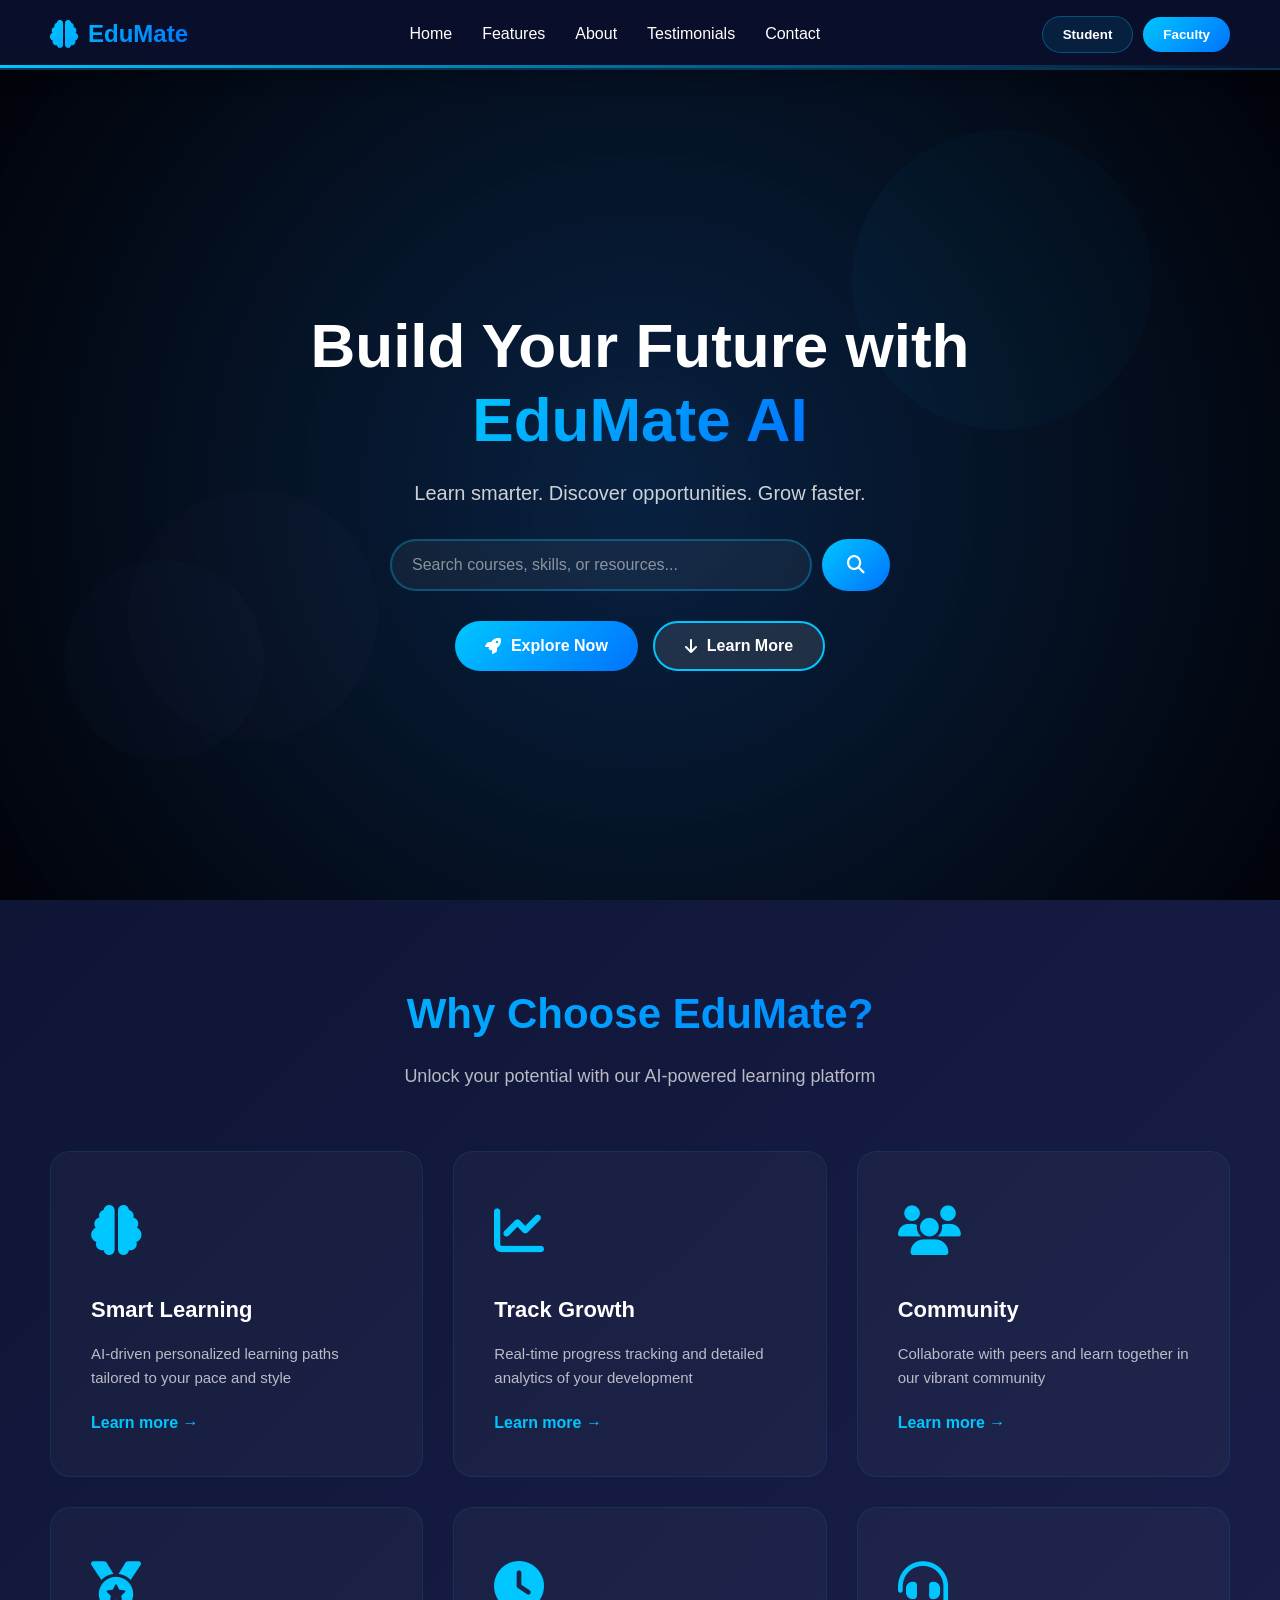
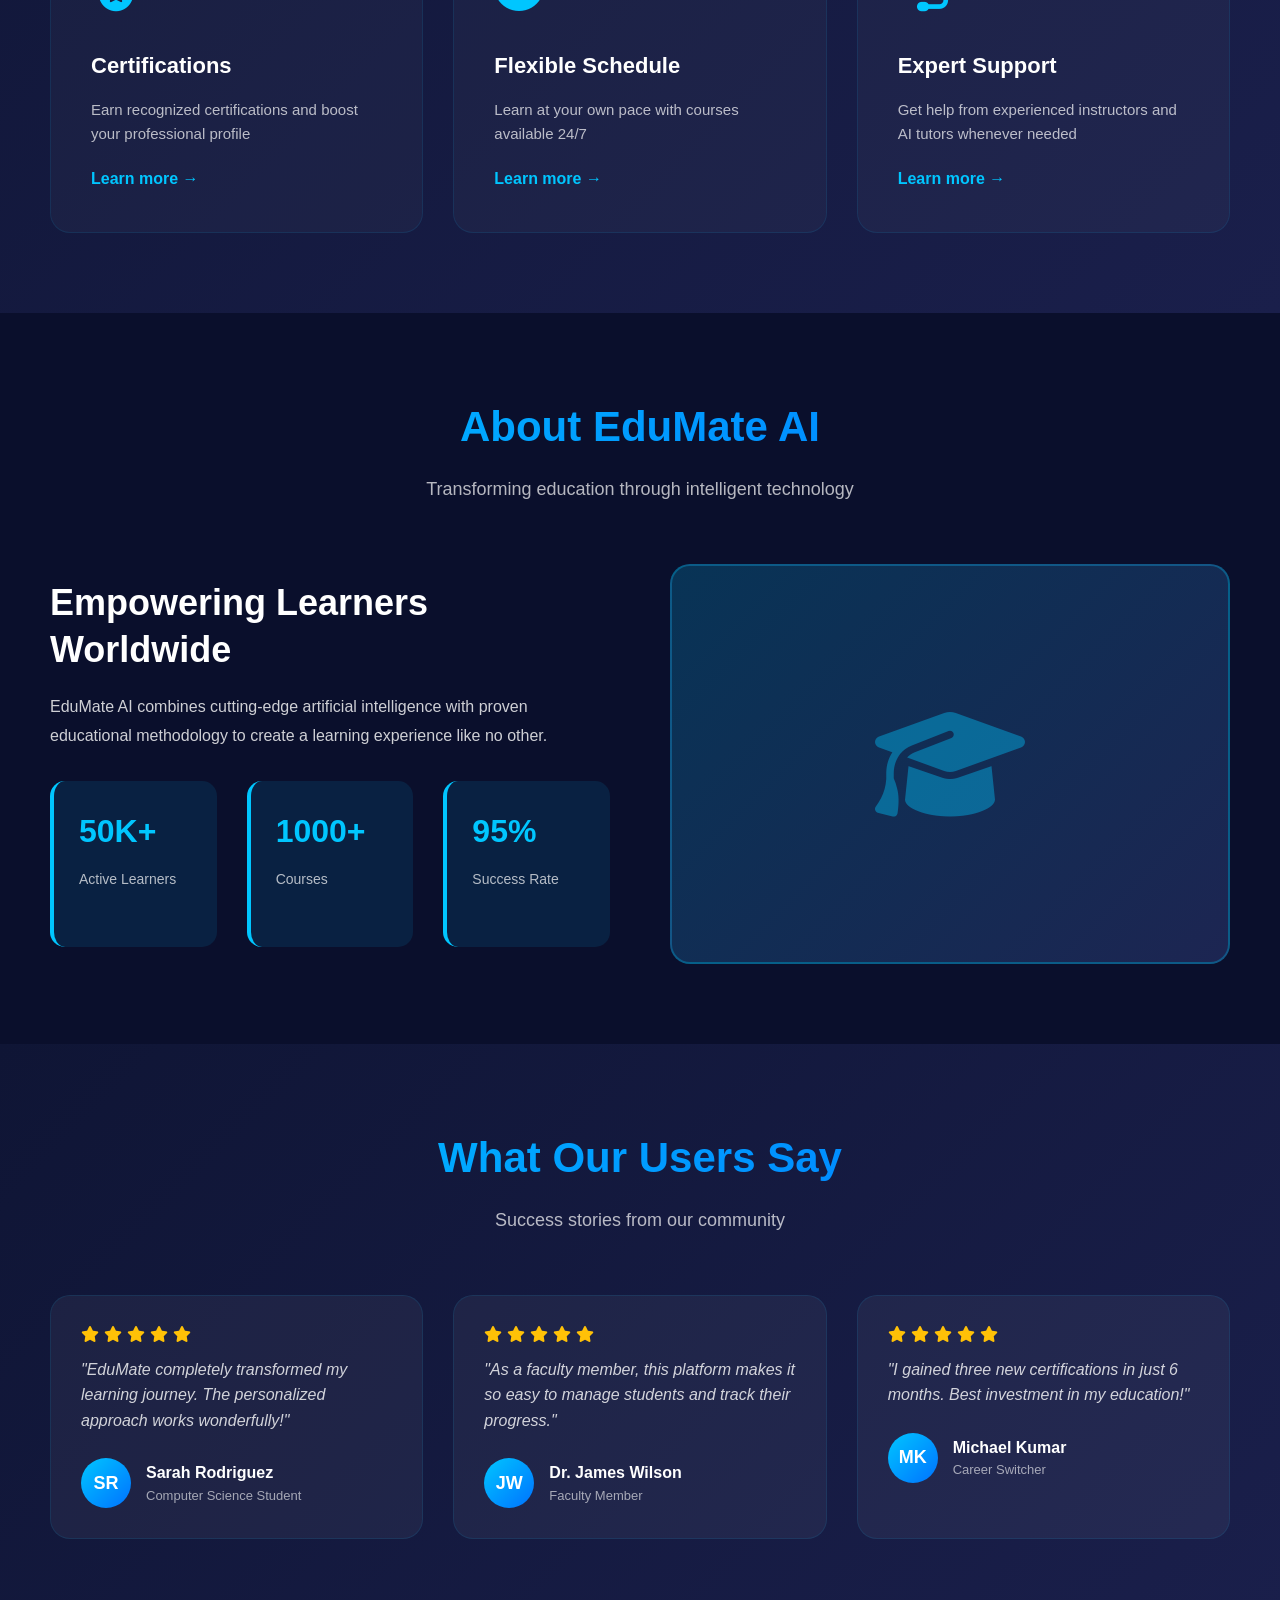
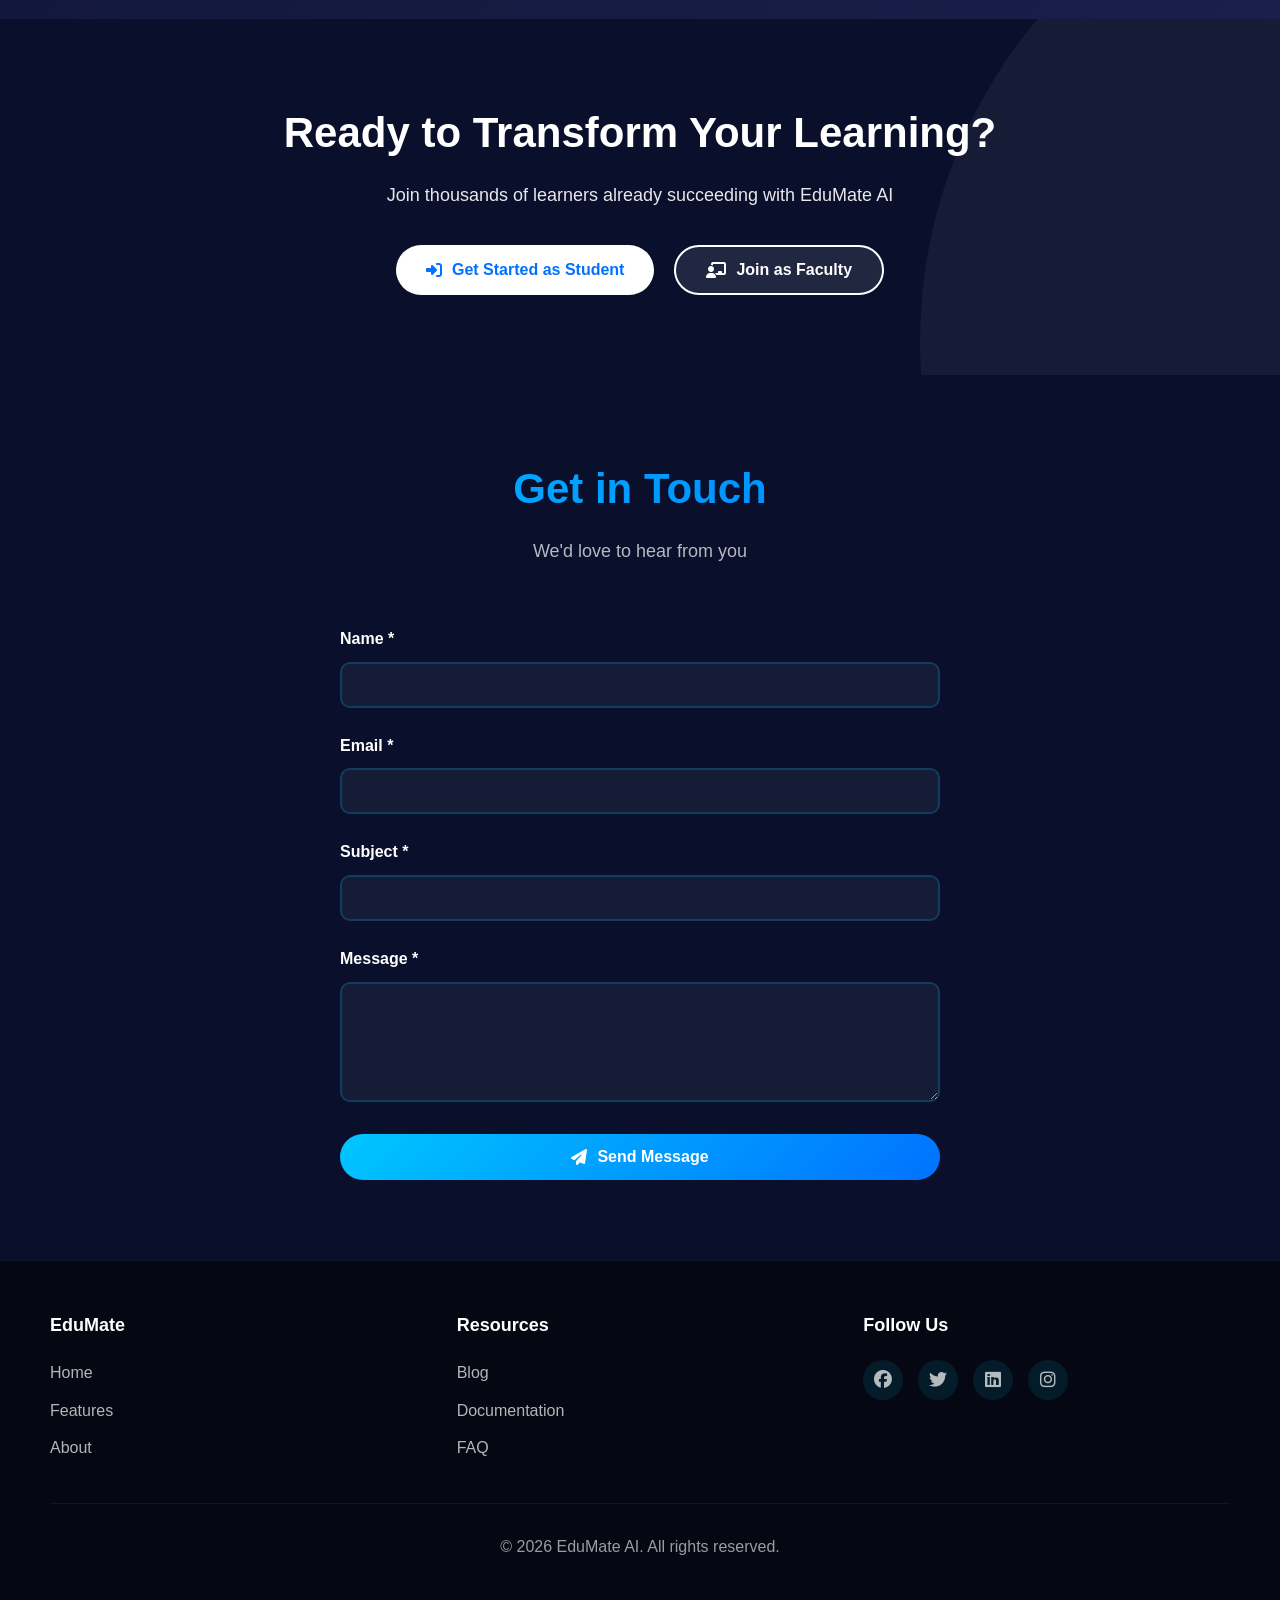
<file: index.html>
<!DOCTYPE html>
<html lang="en">
<head>
  <meta charset="UTF-8">
  <meta name="viewport" content="width=device-width, initial-scale=1.0">
  <meta name="description" content="EduMate AI - Smart learning platform for students and faculty">
  <title>EduMate AI - Smart Learning Platform</title>
  <link rel="stylesheet" href="https://cdnjs.cloudflare.com/ajax/libs/font-awesome/6.4.0/css/all.min.css">
  <link rel="stylesheet" href="styles.css">
</head>
<body>

<!-- NAVBAR WITH PARALLAX EFFECT -->
<nav class="navbar" id="navbar">
  <div class="navbar-container">
    <div class="logo" id="logoParallax">
      <i class="fas fa-brain"></i>
      <span>EduMate</span>
      <div class="logo-glow"></div>
    </div>

    <button class="mobile-toggle" id="mobileToggle">
      <i class="fas fa-bars"></i>
    </button>

    <ul class="nav-menu" id="navMenu">
      <li><a href="#home" class="nav-link">Home</a></li>
      <li><a href="#features" class="nav-link">Features</a></li>
      <li><a href="#about" class="nav-link">About</a></li>
      <li><a href="#testimonials" class="nav-link">Testimonials</a></li>
      <li><a href="#contact" class="nav-link">Contact</a></li>
    </ul>

    <div class="auth">
      <button class="auth-btn" onclick="goToStudent()">Student</button>
      <button class="auth-btn primary" onclick="goToFaculty()">Faculty</button>
    </div>
  </div>
  <div class="navbar-underline"></div>
</nav>

<!-- HERO SECTION -->
<section class="hero" id="home">
  <div class="overlay"></div>
  <div class="hero-content">
    <h1 class="fade-slide">Build Your Future with <span>EduMate AI</span></h1>
    <p class="fade-delay">Learn smarter. Discover opportunities. Grow faster.</p>

    <div class="search-container fade-delay2">
      <input type="text" id="courseSearch" placeholder="Search courses, skills, or resources..." class="search-input">
      <button class="search-btn"><i class="fas fa-search"></i></button>
      <!-- Search Results Dropdown -->
      <div id="searchResults" class="search-results"></div>
    </div>

    <div class="buttons fade-delay2">
      <button class="btn-primary glow" onclick="handleExplore()">
        <i class="fas fa-rocket"></i> Explore Now
      </button>
      <button class="btn-secondary glow2" onclick="scrollTo('features')">
        <i class="fas fa-arrow-down"></i> Learn More
      </button>
    </div>
  </div>
  <div class="floating-shapes">
    <div class="shape shape-1"></div>
    <div class="shape shape-2"></div>
    <div class="shape shape-3"></div>
  </div>
</section>

<!-- FEATURES SECTION -->
<section class="features" id="features">
  <div class="section-header">
    <h2>Why Choose EduMate?</h2>
    <p>Unlock your potential with our AI-powered learning platform</p>
  </div>

  <div class="features-grid">
    <div class="feature-card hover-pop">
      <div class="feature-icon">
        <i class="fas fa-brain"></i>
      </div>
      <h3>Smart Learning</h3>
      <p>AI-driven personalized learning paths tailored to your pace and style</p>
      <a href="#" class="feature-link">Learn more →</a>
    </div>

    <div class="feature-card hover-pop">
      <div class="feature-icon">
        <i class="fas fa-chart-line"></i>
      </div>
      <h3>Track Growth</h3>
      <p>Real-time progress tracking and detailed analytics of your development</p>
      <a href="#" class="feature-link">Learn more →</a>
    </div>

    <div class="feature-card hover-pop">
      <div class="feature-icon">
        <i class="fas fa-users"></i>
      </div>
      <h3>Community</h3>
      <p>Collaborate with peers and learn together in our vibrant community</p>
      <a href="#" class="feature-link">Learn more →</a>
    </div>

    <div class="feature-card hover-pop">
      <div class="feature-icon">
        <i class="fas fa-medal"></i>
      </div>
      <h3>Certifications</h3>
      <p>Earn recognized certifications and boost your professional profile</p>
      <a href="#" class="feature-link">Learn more →</a>
    </div>

    <div class="feature-card hover-pop">
      <div class="feature-icon">
        <i class="fas fa-clock"></i>
      </div>
      <h3>Flexible Schedule</h3>
      <p>Learn at your own pace with courses available 24/7</p>
      <a href="#" class="feature-link">Learn more →</a>
    </div>

    <div class="feature-card hover-pop">
      <div class="feature-icon">
        <i class="fas fa-headset"></i>
      </div>
      <h3>Expert Support</h3>
      <p>Get help from experienced instructors and AI tutors whenever needed</p>
      <a href="#" class="feature-link">Learn more →</a>
    </div>
  </div>
</section>

<!-- ABOUT SECTION -->
<section class="about" id="about">
  <div class="section-header">
    <h2>About EduMate AI</h2>
    <p>Transforming education through intelligent technology</p>
  </div>

  <div class="about-content">
    <div class="about-text">
      <h3>Empowering Learners Worldwide</h3>
      <p>EduMate AI combines cutting-edge artificial intelligence with proven educational methodology to create a learning experience like no other.</p>
      <div class="stats">
        <div class="stat">
          <h4>50K+</h4>
          <p>Active Learners</p>
        </div>
        <div class="stat">
          <h4>1000+</h4>
          <p>Courses</p>
        </div>
        <div class="stat">
          <h4>95%</h4>
          <p>Success Rate</p>
        </div>
      </div>
    </div>
    <div class="about-image">
      <div class="image-placeholder">
        <i class="fas fa-graduation-cap"></i>
      </div>
    </div>
  </div>
</section>

<!-- TESTIMONIALS SECTION -->
<section class="testimonials" id="testimonials">
  <div class="section-header">
    <h2>What Our Users Say</h2>
    <p>Success stories from our community</p>
  </div>

  <div class="testimonials-grid">
    <div class="testimonial-card">
      <div class="stars">
        <i class="fas fa-star"></i>
        <i class="fas fa-star"></i>
        <i class="fas fa-star"></i>
        <i class="fas fa-star"></i>
        <i class="fas fa-star"></i>
      </div>
      <p class="testimonial-text">"EduMate completely transformed my learning journey. The personalized approach works wonderfully!"</p>
      <div class="testimonial-author">
        <div class="author-avatar">SR</div>
        <div>
          <h4>Sarah Rodriguez</h4>
          <p>Computer Science Student</p>
        </div>
      </div>
    </div>

    <div class="testimonial-card">
      <div class="stars">
        <i class="fas fa-star"></i>
        <i class="fas fa-star"></i>
        <i class="fas fa-star"></i>
        <i class="fas fa-star"></i>
        <i class="fas fa-star"></i>
      </div>
      <p class="testimonial-text">"As a faculty member, this platform makes it so easy to manage students and track their progress."</p>
      <div class="testimonial-author">
        <div class="author-avatar">JW</div>
        <div>
          <h4>Dr. James Wilson</h4>
          <p>Faculty Member</p>
        </div>
      </div>
    </div>

    <div class="testimonial-card">
      <div class="stars">
        <i class="fas fa-star"></i>
        <i class="fas fa-star"></i>
        <i class="fas fa-star"></i>
        <i class="fas fa-star"></i>
        <i class="fas fa-star"></i>
      </div>
      <p class="testimonial-text">"I gained three new certifications in just 6 months. Best investment in my education!"</p>
      <div class="testimonial-author">
        <div class="author-avatar">MK</div>
        <div>
          <h4>Michael Kumar</h4>
          <p>Career Switcher</p>
        </div>
      </div>
    </div>
  </div>
</section>

<!-- CTA SECTION -->
<section class="cta">
  <div class="cta-content">
    <h2>Ready to Transform Your Learning?</h2>
    <p>Join thousands of learners already succeeding with EduMate AI</p>
    <div class="cta-buttons">
      <button class="btn-primary" onclick="goToStudent()">
        <i class="fas fa-sign-in-alt"></i> Get Started as Student
      </button>
      <button class="btn-secondary" onclick="goToFaculty()">
        <i class="fas fa-chalkboard-user"></i> Join as Faculty
      </button>
    </div>
  </div>
</section>

<!-- CONTACT SECTION -->
<section class="contact" id="contact">
  <div class="section-header">
    <h2>Get in Touch</h2>
    <p>We'd love to hear from you</p>
  </div>

  <form class="contact-form" id="contactForm">
    <div class="form-group">
      <label for="name">Name *</label>
      <input type="text" id="name" name="name" required>
      <span class="error-msg" id="nameError"></span>
    </div>

    <div class="form-group">
      <label for="email">Email *</label>
      <input type="email" id="email" name="email" required>
      <span class="error-msg" id="emailError"></span>
    </div>

    <div class="form-group">
      <label for="subject">Subject *</label>
      <input type="text" id="subject" name="subject" required>
      <span class="error-msg" id="subjectError"></span>
    </div>

    <div class="form-group">
      <label for="message">Message *</label>
      <textarea id="message" name="message" rows="5" required></textarea>
      <span class="error-msg" id="messageError"></span>
    </div>

    <button type="submit" class="btn-primary">
      <i class="fas fa-paper-plane"></i> Send Message
    </button>
  </form>
</section>

<!-- FOOTER -->
<footer class="footer">
  <div class="footer-content">
    <div class="footer-section">
      <h4>EduMate</h4>
      <ul>
        <li><a href="#home">Home</a></li>
        <li><a href="#features">Features</a></li>
        <li><a href="#about">About</a></li>
      </ul>
    </div>

    <div class="footer-section">
      <h4>Resources</h4>
      <ul>
        <li><a href="#">Blog</a></li>
        <li><a href="#">Documentation</a></li>
        <li><a href="#">FAQ</a></li>
      </ul>
    </div>

    <div class="footer-section">
      <h4>Follow Us</h4>
      <div class="social-links">
        <a href="#"><i class="fab fa-facebook"></i></a>
        <a href="#"><i class="fab fa-twitter"></i></a>
        <a href="#"><i class="fab fa-linkedin"></i></a>
        <a href="#"><i class="fab fa-instagram"></i></a>
      </div>
    </div>
  </div>

  <div class="footer-bottom">
    <p>&copy; 2026 EduMate AI. All rights reserved.</p>
  </div>
</footer>

<!-- Modal for Explore -->
<div id="exploreModal" class="modal">
  <div class="modal-content">
    <span class="close" onclick="closeModal()">&times;</span>
    <h2>Explore Opportunities</h2>
    <div class="modal-options">
      <div class="option" onclick="goToStudent()">
        <i class="fas fa-user-graduate"></i>
        <h3>Student Portal</h3>
        <p>Access courses and track your progress</p>
      </div>
      <div class="option" onclick="goToFaculty()">
        <i class="fas fa-chalkboard-user"></i>
        <h3>Faculty Portal</h3>
        <p>Manage courses and students</p>
      </div>
    </div>
  </div>
</div>

<!-- Back to Top Button -->
<button id="backToTop" class="back-to-top" onclick="scrollToTop()">
  <i class="fas fa-arrow-up"></i>
</button>

<script src="script.js"></script>
</body>
</html>
</file>
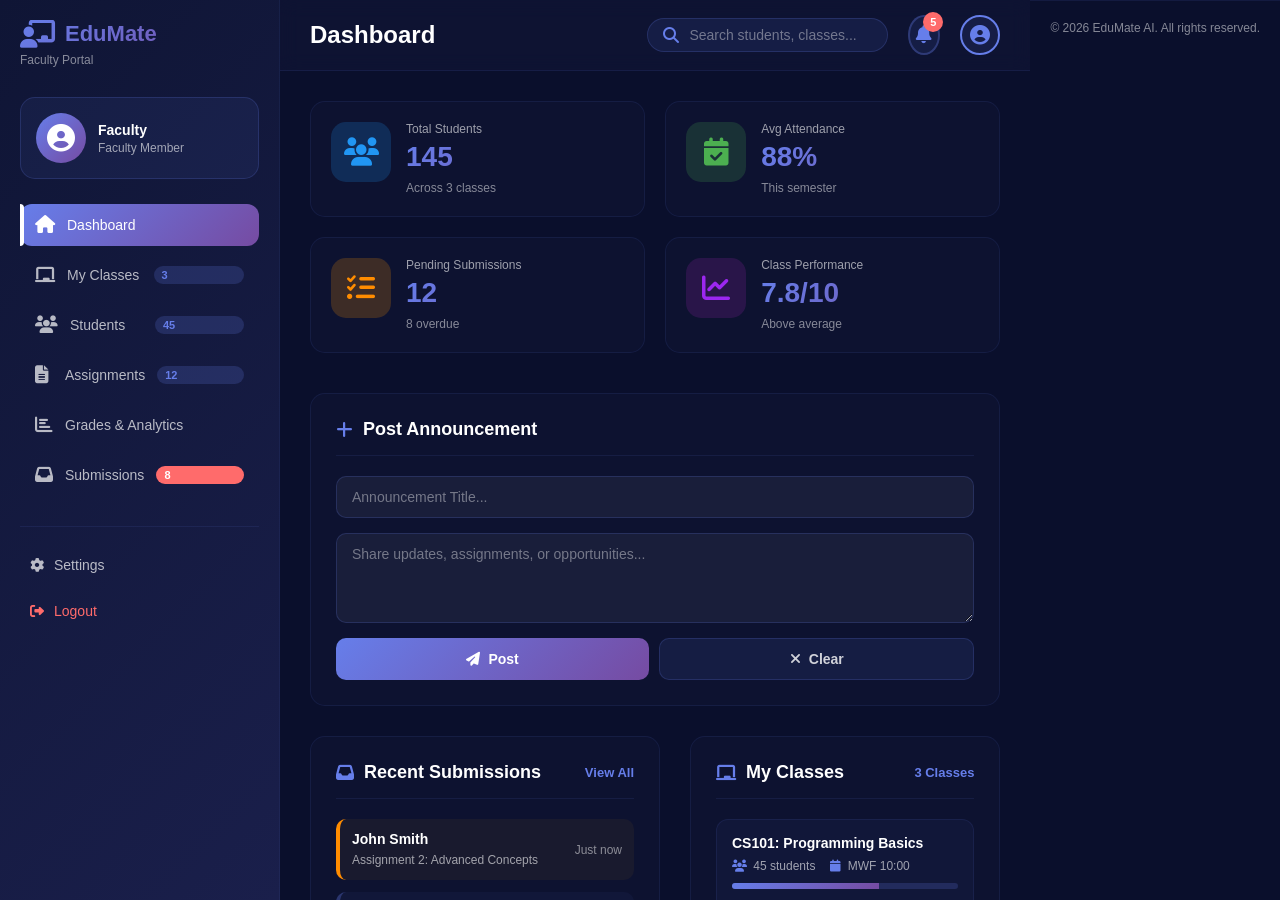
<file: faculty-dashboard.html>
<!DOCTYPE html>
<html lang="en">
<head>
  <meta charset="UTF-8">
  <meta name="viewport" content="width=device-width, initial-scale=1.0">
  <title>Faculty Dashboard - EduMate AI</title>
  <link rel="stylesheet" href="https://cdnjs.cloudflare.com/ajax/libs/font-awesome/6.4.0/css/all.min.css">
  <link rel="stylesheet" href="faculty-dashboard.css">
</head>
<body>

<!-- SIDEBAR -->
<aside class="sidebar" id="sidebar">
  <button class="sidebar-toggle" id="sidebarToggle">
    <i class="fas fa-bars"></i>
  </button>

  <div class="sidebar-header">
    <div class="logo">
      <i class="fas fa-chalkboard-user"></i>
      <span>EduMate</span>
    </div>
    <p class="subtitle">Faculty Portal</p>
  </div>

  <div class="user-card">
    <div class="user-avatar">
      <i class="fas fa-user-circle"></i>
    </div>
    <div class="user-info">
      <h3 id="facultyName">Loading...</h3>
      <p class="user-status">Faculty Member</p>
    </div>
  </div>

  <nav class="sidebar-nav">
    <a href="#" class="nav-item active" data-section="dashboard">
      <i class="fas fa-home"></i>
      <span>Dashboard</span>
    </a>
    <a href="#" class="nav-item" data-section="classes">
      <i class="fas fa-chalkboard"></i>
      <span>My Classes</span>
      <span class="badge">3</span>
    </a>
    <a href="#" class="nav-item" data-section="students">
      <i class="fas fa-users"></i>
      <span>Students</span>
      <span class="badge">45</span>
    </a>
    <a href="#" class="nav-item" data-section="assignments">
      <i class="fas fa-file-alt"></i>
      <span>Assignments</span>
      <span class="badge">12</span>
    </a>
    <a href="#" class="nav-item" data-section="grades">
      <i class="fas fa-chart-bar"></i>
      <span>Grades & Analytics</span>
    </a>
    <a href="#" class="nav-item" data-section="submissions">
      <i class="fas fa-inbox"></i>
      <span>Submissions</span>
      <span class="badge new">8</span>
    </a>
  </nav>

  <div class="sidebar-footer">
    <a href="#" class="footer-link">
      <i class="fas fa-cog"></i> Settings
    </a>
    <a href="index.html" class="footer-link logout">
      <i class="fas fa-sign-out-alt"></i> Logout
    </a>
  </div>
</aside>

<!-- MAIN CONTENT -->
<main class="main-content">
  <!-- TOP BAR -->
  <header class="topbar">
    <div class="topbar-left">
      <button class="menu-toggle" id="menuToggle">
        <i class="fas fa-bars"></i>
      </button>
      <h1 id="pageTitle">Dashboard</h1>
    </div>

    <div class="topbar-right">
      <div class="search-box">
        <i class="fas fa-search"></i>
        <input type="text" placeholder="Search students, classes...">
      </div>
      <div class="notification-badge">
        <i class="fas fa-bell"></i>
        <span class="badge">5</span>
      </div>
      <div class="profile-menu">
        <button class="profile-icon">
          <i class="fas fa-user-circle"></i>
        </button>
      </div>
    </div>
  </header>

  <!-- DASHBOARD CONTENT -->
  <div class="content">
    <!-- STATS SECTION -->
    <section class="stats-grid">
      <div class="stat-card">
        <div class="stat-icon students">
          <i class="fas fa-users"></i>
        </div>
        <div class="stat-info">
          <p class="stat-label">Total Students</p>
          <h3 class="stat-value">145</h3>
          <small>Across 3 classes</small>
        </div>
      </div>

      <div class="stat-card">
        <div class="stat-icon attendance">
          <i class="fas fa-calendar-check"></i>
        </div>
        <div class="stat-info">
          <p class="stat-label">Avg Attendance</p>
          <h3 class="stat-value">88%</h3>
          <small>This semester</small>
        </div>
      </div>

      <div class="stat-card">
        <div class="stat-icon assignments">
          <i class="fas fa-tasks"></i>
        </div>
        <div class="stat-info">
          <p class="stat-label">Pending Submissions</p>
          <h3 class="stat-value">12</h3>
          <small>8 overdue</small>
        </div>
      </div>

      <div class="stat-card">
        <div class="stat-icon performance">
          <i class="fas fa-chart-line"></i>
        </div>
        <div class="stat-info">
          <p class="stat-label">Class Performance</p>
          <h3 class="stat-value">7.8/10</h3>
          <small>Above average</small>
        </div>
      </div>
    </section>

    <!-- MAIN GRID -->
    <div class="dashboard-grid">
      <!-- POST OPPORTUNITY -->
      <section class="card large-card">
        <div class="card-header">
          <h2><i class="fas fa-plus"></i> Post Announcement</h2>
        </div>
        <form class="post-form" id="postForm">
          <input 
            type="text" 
            id="title" 
            placeholder="Announcement Title..." 
            required
          >
          <textarea 
            id="desc" 
            placeholder="Share updates, assignments, or opportunities..."
            rows="4"
            required
          ></textarea>
          <div class="form-actions">
            <button type="submit" class="btn-primary">
              <i class="fas fa-paper-plane"></i> Post
            </button>
            <button type="reset" class="btn-secondary">
              <i class="fas fa-times"></i> Clear
            </button>
          </div>
        </form>
      </section>

      <!-- RECENT SUBMISSIONS -->
      <section class="card">
        <div class="card-header">
          <h2><i class="fas fa-inbox"></i> Recent Submissions</h2>
          <a href="#" class="view-all">View All</a>
        </div>
        <div class="submissions-list">
          <div class="submission-item pending">
            <div class="sub-info">
              <div class="sub-name">John Smith</div>
              <small>Assignment 2: Advanced Concepts</small>
            </div>
            <div class="sub-time">Just now</div>
          </div>
          <div class="submission-item">
            <div class="sub-info">
              <div class="sub-name">Sarah Johnson</div>
              <small>Project: Data Analysis</small>
            </div>
            <div class="sub-time">2 hours ago</div>
          </div>
          <div class="submission-item pending">
            <div class="sub-info">
              <div class="sub-name">Mike Chen</div>
              <small>Quiz: Chapter 5-6</small>
            </div>
            <div class="sub-time">5 hours ago</div>
          </div>
        </div>
      </section>

      <!-- CLASS OVERVIEW -->
      <section class="card">
        <div class="card-header">
          <h2><i class="fas fa-chalkboard"></i> My Classes</h2>
          <a href="#" class="view-all">3 Classes</a>
        </div>
        <div class="classes-list">
          <div class="class-item">
            <div class="class-name">CS101: Programming Basics</div>
            <div class="class-stats">
              <span><i class="fas fa-users"></i> 45 students</span>
              <span><i class="fas fa-calendar"></i> MWF 10:00</span>
            </div>
            <div class="progress-bar">
              <div class="progress-fill" style="width: 65%"></div>
            </div>
            <small>65% Complete</small>
          </div>
          <div class="class-item">
            <div class="class-name">CS201: Web Development</div>
            <div class="class-stats">
              <span><i class="fas fa-users"></i> 38 students</span>
              <span><i class="fas fa-calendar"></i> TR 14:00</span>
            </div>
            <div class="progress-bar">
              <div class="progress-fill" style="width: 48%"></div>
            </div>
            <small>48% Complete</small>
          </div>
          <div class="class-item">
            <div class="class-name">CS301: Data Structures</div>
            <div class="class-stats">
              <span><i class="fas fa-users"></i> 32 students</span>
              <span><i class="fas fa-calendar"></i> MWF 15:00</span>
            </div>
            <div class="progress-bar">
              <div class="progress-fill" style="width: 72%"></div>
            </div>
            <small>72% Complete</small>
          </div>
        </div>
      </section>

      <!-- ATTENDANCE TRENDS -->
      <section class="card">
        <div class="card-header">
          <h2><i class="fas fa-chart-bar"></i> Attendance Trends</h2>
        </div>
        <div class="attendance-chart">
          <div class="chart-bar" style="height: 70%">
            <span>Mon</span>
          </div>
          <div class="chart-bar" style="height: 85%">
            <span>Tue</span>
          </div>
          <div class="chart-bar" style="height: 75%">
            <span>Wed</span>
          </div>
          <div class="chart-bar" style="height: 80%">
            <span>Thu</span>
          </div>
          <div class="chart-bar" style="height: 90%">
            <span>Fri</span>
          </div>
        </div>
      </section>

      <!-- QUICK ACTIONS -->
      <section class="card">
        <div class="card-header">
          <h2><i class="fas fa-bolt"></i> Quick Actions</h2>
        </div>
        <div class="actions-grid">
          <button class="action-btn">
            <i class="fas fa-plus-circle"></i>
            <span>Create Assignment</span>
          </button>
          <button class="action-btn">
            <i class="fas fa-file-upload"></i>
            <span>Upload Material</span>
          </button>
          <button class="action-btn">
            <i class="fas fa-envelope"></i>
            <span>Send Message</span>
          </button>
          <button class="action-btn">
            <i class="fas fa-check-square"></i>
            <span>Grade Submissions</span>
          </button>
        </div>
      </section>
    </div>
  </div>
</main>

<!-- FOOTER -->
<footer class="footer">
  <p>&copy; 2026 EduMate AI. All rights reserved.</p>
</footer>

<script src="data.js"></script>
<script src="faculty.js"></script>
</body>
</html>
</file>
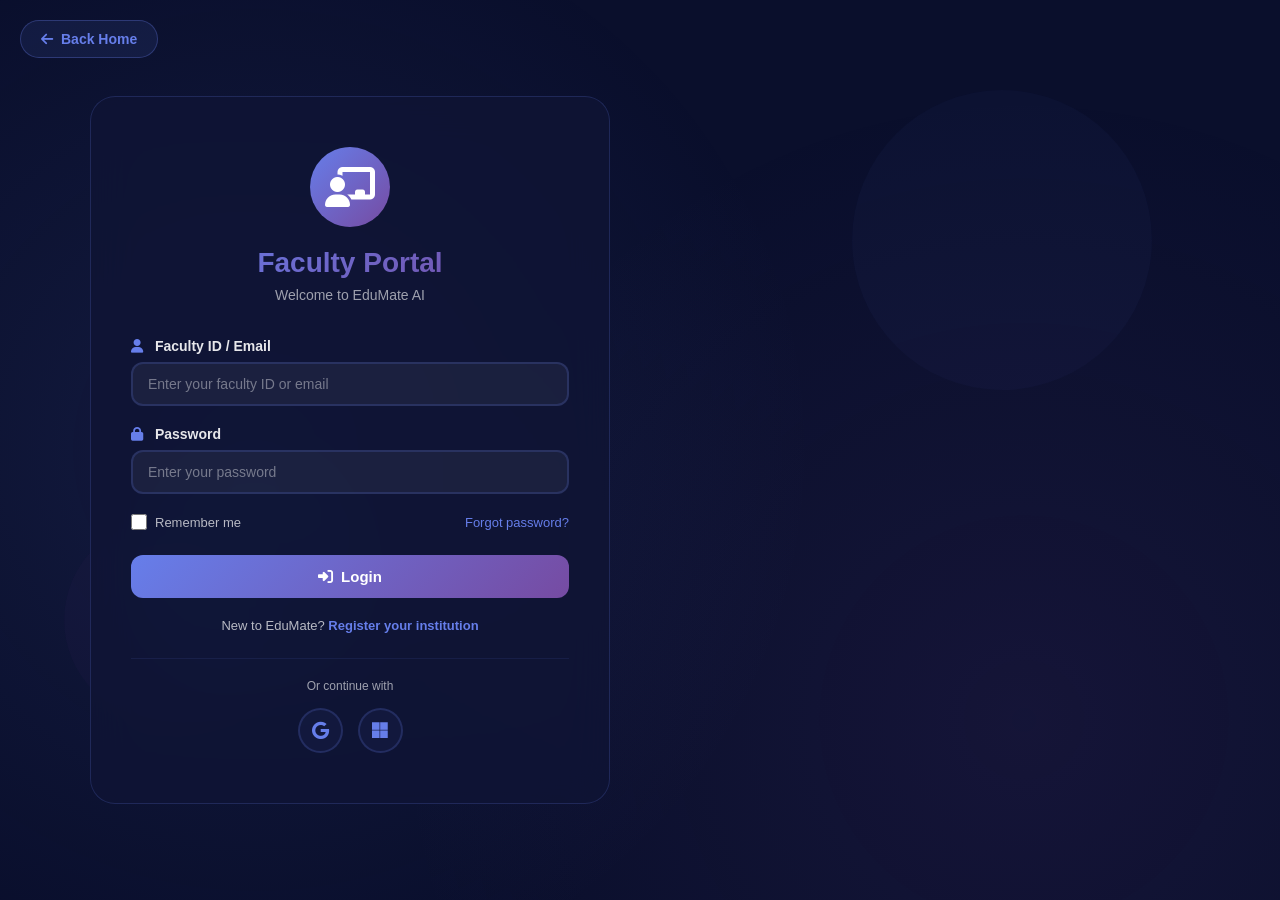
<file: faculty-login.html>
<!DOCTYPE html>
<html lang="en">
<head>
  <meta charset="UTF-8">
  <meta name="viewport" content="width=device-width, initial-scale=1.0">
  <title>Faculty Login - EduMate AI</title>
  <link rel="stylesheet" href="https://cdnjs.cloudflare.com/ajax/libs/font-awesome/6.4.0/css/all.min.css">
  <link rel="stylesheet" href="faculty.css">
</head>
<body>

<!-- ANIMATED BACKGROUND -->
<div class="background-animation">
  <div class="shape shape-1"></div>
  <div class="shape shape-2"></div>
  <div class="shape shape-3"></div>
</div>

<!-- CONTAINER -->
<div class="auth-container">
  <div class="auth-card">
    <div class="auth-header">
      <div class="auth-logo">
        <i class="fas fa-chalkboard-user"></i>
      </div>
      <h1>Faculty Portal</h1>
      <p>Welcome to EduMate AI</p>
    </div>

    <form class="login-form" id="loginForm">
      <div class="form-group">
        <label for="fname">
          <i class="fas fa-user"></i> Faculty ID / Email
        </label>
        <input 
          type="text" 
          id="fname" 
          placeholder="Enter your faculty ID or email"
          required
        >
        <span class="error-message" id="fnameError"></span>
      </div>

      <div class="form-group">
        <label for="fpass">
          <i class="fas fa-lock"></i> Password
        </label>
        <input 
          type="password" 
          id="fpass" 
          placeholder="Enter your password"
          required
        >
        <span class="error-message" id="fpassError"></span>
      </div>

      <div class="form-options">
        <label class="checkbox-label">
          <input type="checkbox" id="rememberMe">
          <span>Remember me</span>
        </label>
        <a href="#" class="forgot-link">Forgot password?</a>
      </div>

      <button type="submit" class="login-btn">
        <i class="fas fa-sign-in-alt"></i> Login
      </button>
    </form>

    <div class="auth-footer">
      <p>New to EduMate? <a href="#" class="signup-link">Register your institution</a></p>
    </div>

    <div class="social-login">
      <p>Or continue with</p>
      <div class="social-buttons">
        <button class="social-btn google" title="Google">
          <i class="fab fa-google"></i>
        </button>
        <button class="social-btn microsoft" title="Microsoft">
          <i class="fab fa-microsoft"></i>
        </button>
      </div>
    </div>
  </div>

  <div class="auth-info">
    <h2>Manage Your Classes</h2>
    <p>Take control of student learning with our comprehensive faculty management platform.</p>
    <div class="features-list">
      <div class="feature-item">
        <i class="fas fa-users"></i>
        <span>Manage students</span>
      </div>
      <div class="feature-item">
        <i class="fas fa-file-alt"></i>
        <span>Create assignments</span>
      </div>
      <div class="feature-item">
        <i class="fas fa-chart-bar"></i>
        <span>Grade & analytics</span>
      </div>
      <div class="feature-item">
        <i class="fas fa-bell"></i>
        <span>Send notifications</span>
      </div>
    </div>
  </div>
</div>

<!-- Back Button -->
<a href="index.html" class="back-button">
  <i class="fas fa-arrow-left"></i> Back Home
</a>

<script src="faculty.js"></script>
</body>
</html>
</file>
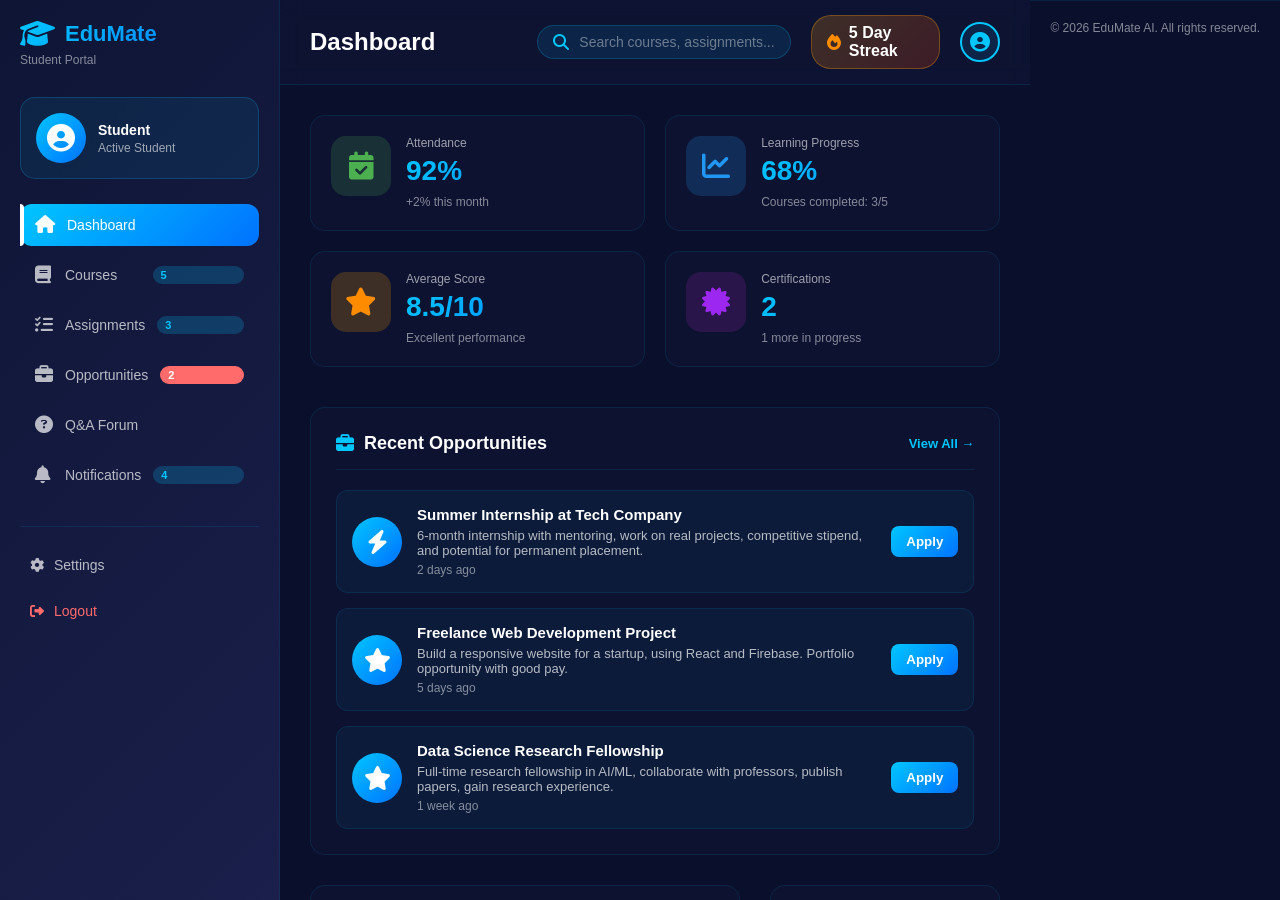
<file: student-dashboard.html>
<!DOCTYPE html>
<html lang="en">
<head>
  <meta charset="UTF-8">
  <meta name="viewport" content="width=device-width, initial-scale=1.0">
  <title>Student Dashboard - EduMate AI</title>
  <link rel="stylesheet" href="https://cdnjs.cloudflare.com/ajax/libs/font-awesome/6.4.0/css/all.min.css">
  <link rel="stylesheet" href="student-dashboard.css">
</head>
<body>

<!-- SIDEBAR -->
<aside class="sidebar" id="sidebar">
  <button class="sidebar-toggle" id="sidebarToggle">
    <i class="fas fa-bars"></i>
  </button>

  <div class="sidebar-header">
    <div class="logo">
      <i class="fas fa-graduation-cap"></i>
      <span>EduMate</span>
    </div>
    <p class="subtitle">Student Portal</p>
  </div>

  <div class="user-card">
    <div class="user-avatar">
      <i class="fas fa-user-circle"></i>
    </div>
    <div class="user-info">
      <h3 id="studentName">Loading...</h3>
      <p class="user-status">Active Student</p>
    </div>
  </div>

  <nav class="sidebar-nav">
    <a href="#" class="nav-item active" data-section="dashboard">
      <i class="fas fa-home"></i>
      <span>Dashboard</span>
    </a>
    <a href="#" class="nav-item" data-section="courses">
      <i class="fas fa-book"></i>
      <span>Courses</span>
      <span class="badge">5</span>
    </a>
    <a href="#" class="nav-item" data-section="assignments">
      <i class="fas fa-tasks"></i>
      <span>Assignments</span>
      <span class="badge">3</span>
    </a>
    <a href="#" class="nav-item" data-section="opportunities">
      <i class="fas fa-briefcase"></i>
      <span>Opportunities</span>
      <span class="badge new">2</span>
    </a>
    <a href="#" class="nav-item" data-section="doubts">
      <i class="fas fa-question-circle"></i>
      <span>Q&A Forum</span>
    </a>
    <a href="#" class="nav-item" data-section="notifications">
      <i class="fas fa-bell"></i>
      <span>Notifications</span>
      <span class="badge">4</span>
    </a>
  </nav>

  <div class="sidebar-footer">
    <a href="#" class="footer-link">
      <i class="fas fa-cog"></i> Settings
    </a>
    <a href="index.html" class="footer-link logout">
      <i class="fas fa-sign-out-alt"></i> Logout
    </a>
  </div>
</aside>

<!-- MAIN CONTENT -->
<main class="main-content">
  <!-- TOP BAR -->
  <header class="topbar">
    <div class="topbar-left">
      <button class="menu-toggle" id="menuToggle">
        <i class="fas fa-bars"></i>
      </button>
      <h1 id="pageTitle">Dashboard</h1>
    </div>

    <div class="topbar-right">
      <div class="search-box">
        <i class="fas fa-search"></i>
        <input type="text" placeholder="Search courses, assignments...">
      </div>
      <div class="streak-badge">
        <i class="fas fa-fire"></i>
        <span>5 Day Streak</span>
      </div>
      <div class="profile-menu">
        <button class="profile-icon">
          <i class="fas fa-user-circle"></i>
        </button>
      </div>
    </div>
  </header>

  <!-- DASHBOARD CONTENT -->
  <div class="content">
    <!-- STATS SECTION -->
    <section class="stats-grid">
      <div class="stat-card">
        <div class="stat-icon attendance">
          <i class="fas fa-calendar-check"></i>
        </div>
        <div class="stat-info">
          <p class="stat-label">Attendance</p>
          <h3 class="stat-value">92%</h3>
          <small>+2% this month</small>
        </div>
      </div>

      <div class="stat-card">
        <div class="stat-icon progress">
          <i class="fas fa-chart-line"></i>
        </div>
        <div class="stat-info">
          <p class="stat-label">Learning Progress</p>
          <h3 class="stat-value">68%</h3>
          <small>Courses completed: 3/5</small>
        </div>
      </div>

      <div class="stat-card">
        <div class="stat-icon score">
          <i class="fas fa-star"></i>
        </div>
        <div class="stat-info">
          <p class="stat-label">Average Score</p>
          <h3 class="stat-value">8.5/10</h3>
          <small>Excellent performance</small>
        </div>
      </div>

      <div class="stat-card">
        <div class="stat-icon cert">
          <i class="fas fa-certificate"></i>
        </div>
        <div class="stat-info">
          <p class="stat-label">Certifications</p>
          <h3 class="stat-value">2</h3>
          <small>1 more in progress</small>
        </div>
      </div>
    </section>

    <!-- MAIN GRID -->
    <div class="dashboard-grid">
      <!-- OPPORTUNITIES -->
      <section class="card large-card">
        <div class="card-header">
          <h2><i class="fas fa-briefcase"></i> Recent Opportunities</h2>
          <a href="#" class="view-all">View All →</a>
        </div>
        <div class="opportunities-list" id="opportunities">
          <div class="opportunity-item">
            <div class="opp-icon">
              <i class="fas fa-star"></i>
            </div>
            <div class="opp-info">
              <h4>Summer Internship at Tech Company</h4>
              <p>6-month internship with mentoring</p>
              <span class="opp-meta">Posted 2 days ago</span>
            </div>
            <button class="apply-btn">Apply</button>
          </div>
        </div>
      </section>

      <!-- CURRENT COURSES -->
      <section class="card">
        <div class="card-header">
          <h2><i class="fas fa-book"></i> Current Courses</h2>
          <a href="#" class="view-all">5 Courses</a>
        </div>
        <div class="courses-list">
          <div class="course-item">
            <div class="course-progress">
              <div class="progress-bar">
                <div class="progress-fill" style="width: 75%"></div>
              </div>
              <span>75%</span>
            </div>
            <div class="course-name">Web Development</div>
          </div>
          <div class="course-item">
            <div class="course-progress">
              <div class="progress-bar">
                <div class="progress-fill" style="width: 60%"></div>
              </div>
              <span>60%</span>
            </div>
            <div class="course-name">Python Basics</div>
          </div>
          <div class="course-item">
            <div class="course-progress">
              <div class="progress-bar">
                <div class="progress-fill" style="width: 90%"></div>
              </div>
              <span>90%</span>
            </div>
            <div class="course-name">UI/UX Design</div>
          </div>
        </div>
      </section>

      <!-- UPCOMING ASSIGNMENTS -->
      <section class="card">
        <div class="card-header">
          <h2><i class="fas fa-tasks"></i> Upcoming</h2>
          <a href="#" class="view-all">3 Pending</a>
        </div>
        <div class="upcoming-list">
          <div class="upcoming-item urgent">
            <i class="fas fa-dot-circle"></i>
            <div>
              <h4>Project Submission</h4>
              <small>Due in 2 days</small>
            </div>
          </div>
          <div class="upcoming-item">
            <i class="fas fa-dot-circle"></i>
            <div>
              <h4>Quiz Chapter 5</h4>
              <small>Due in 5 days</small>
            </div>
          </div>
          <div class="upcoming-item">
            <i class="fas fa-dot-circle"></i>
            <div>
              <h4>Reading Assignment</h4>
              <small>Due in 7 days</small>
            </div>
          </div>
        </div>
      </section>

      <!-- ACHIEVEMENTS -->
      <section class="card">
        <div class="card-header">
          <h2><i class="fas fa-trophy"></i> Achievements</h2>
        </div>
        <div class="achievements-grid">
          <div class="achievement unlocked" title="5 Day Streak">
            <i class="fas fa-fire"></i>
          </div>
          <div class="achievement unlocked" title="Course Complete">
            <i class="fas fa-book"></i>
          </div>
          <div class="achievement" title="Top Score">
            <i class="fas fa-star"></i>
          </div>
          <div class="achievement" title="Perfect Attendance">
            <i class="fas fa-calendar"></i>
          </div>
        </div>
      </section>
    </div>
  </div>
</main>

<!-- FOOTER -->
<footer class="footer">
  <p>&copy; 2026 EduMate AI. All rights reserved.</p>
</footer>

<script src="data.js"></script>
<script src="student.js"></script>
</body>
</html>
</file>
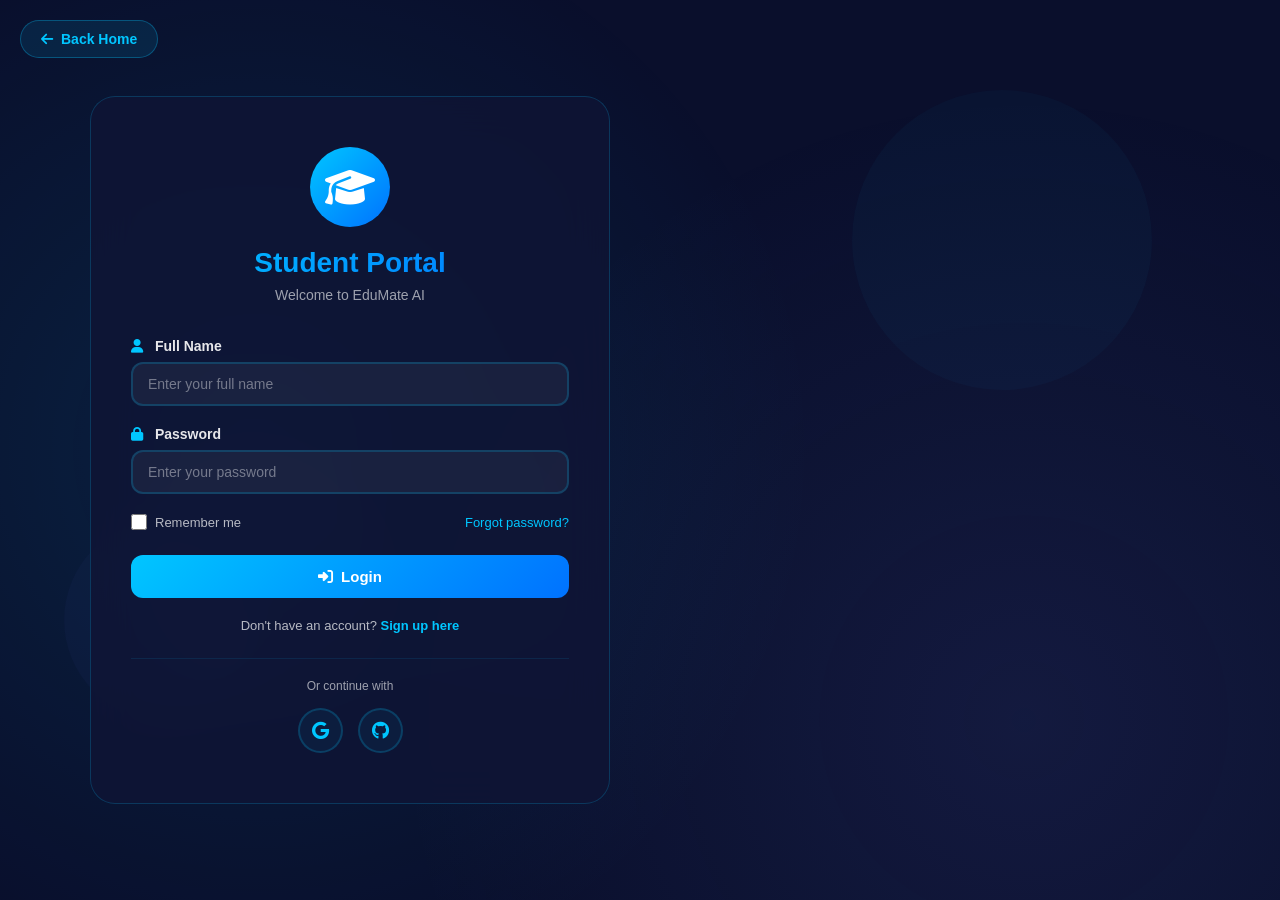
<file: student-login.html>
<!DOCTYPE html>
<html lang="en">
<head>
  <meta charset="UTF-8">
  <meta name="viewport" content="width=device-width, initial-scale=1.0">
  <title>Student Login - EduMate AI</title>
  <link rel="stylesheet" href="https://cdnjs.cloudflare.com/ajax/libs/font-awesome/6.4.0/css/all.min.css">
  <link rel="stylesheet" href="student.css">
</head>
<body>

<!-- ANIMATED BACKGROUND -->
<div class="background-animation">
  <div class="shape shape-1"></div>
  <div class="shape shape-2"></div>
  <div class="shape shape-3"></div>
</div>

<!-- CONTAINER -->
<div class="auth-container">
  <div class="auth-card">
    <div class="auth-header">
      <div class="auth-logo">
        <i class="fas fa-graduation-cap"></i>
      </div>
      <h1>Student Portal</h1>
      <p>Welcome to EduMate AI</p>
    </div>

    <form class="login-form" id="loginForm">
      <div class="form-group">
        <label for="name">
          <i class="fas fa-user"></i> Full Name
        </label>
        <input 
          type="text" 
          id="name" 
          placeholder="Enter your full name"
          required
        >
        <span class="error-message" id="nameError"></span>
      </div>

      <div class="form-group">
        <label for="pass">
          <i class="fas fa-lock"></i> Password
        </label>
        <input 
          type="password" 
          id="pass" 
          placeholder="Enter your password"
          required
        >
        <span class="error-message" id="passError"></span>
      </div>

      <div class="form-options">
        <label class="checkbox-label">
          <input type="checkbox" id="rememberMe">
          <span>Remember me</span>
        </label>
        <a href="#" class="forgot-link">Forgot password?</a>
      </div>

      <button type="submit" class="login-btn">
        <i class="fas fa-sign-in-alt"></i> Login
      </button>
    </form>

    <div class="auth-footer">
      <p>Don't have an account? <a href="#" class="signup-link">Sign up here</a></p>
    </div>

    <div class="social-login">
      <p>Or continue with</p>
      <div class="social-buttons">
        <button class="social-btn google" title="Google">
          <i class="fab fa-google"></i>
        </button>
        <button class="social-btn github" title="GitHub">
          <i class="fab fa-github"></i>
        </button>
      </div>
    </div>
  </div>

  <div class="auth-info">
    <h2>Welcome Back!</h2>
    <p>Access your courses, track your progress, and unlock your potential with EduMate AI.</p>
    <div class="features-list">
      <div class="feature-item">
        <i class="fas fa-book"></i>
        <span>Access to all courses</span>
      </div>
      <div class="feature-item">
        <i class="fas fa-chart-line"></i>
        <span>Track your progress</span>
      </div>
      <div class="feature-item">
        <i class="fas fa-users"></i>
        <span>Connect with peers</span>
      </div>
      <div class="feature-item">
        <i class="fas fa-trophy"></i>
        <span>Earn certifications</span>
      </div>
    </div>
  </div>
</div>

<!-- Back Button -->
<a href="index.html" class="back-button">
  <i class="fas fa-arrow-left"></i> Back Home
</a>

<script src="student.js"></script>
</body>
</html>
</file>
<file: styles.css>
* {
  margin: 0;
  padding: 0;
  box-sizing: border-box;
  font-family: 'Segoe UI', Tahoma, Geneva, Verdana, sans-serif;
}

:root {
  --primary: linear-gradient(135deg, #00c6ff, #0072ff);
  --secondary: linear-gradient(135deg, #667eea, #764ba2);
  --dark: #0a0f2c;
  --darker: #050812;
  --light: #f0f0f0;
  --accent: #00c6ff;
  --success: #4caf50;
  --error: #ff6b6b;
  --transition: all 0.3s ease;
}

html {
  scroll-behavior: smooth;
}

body {
  background: var(--dark);
  color: white;
  line-height: 1.6;
  overflow-x: hidden;
}

/* ===== NAVBAR ===== */
.navbar {
  position: fixed;
  top: 0;
  left: 0;
  right: 0;
  width: 100%;
  padding: 15px 50px;
  z-index: 9999;
  background: rgba(10, 15, 44, 0.95);
  backdrop-filter: blur(10px);
  border-bottom: 2px solid rgba(0, 198, 255, 0.2);
  transition: var(--transition);
  animation: slideDownNav 0.6s ease;
  box-shadow: 0 4px 20px rgba(0, 0, 0, 0.3);
}

@keyframes slideDownNav {
  from {
    transform: translateY(-100px);
    opacity: 0;
  }
  to {
    transform: translateY(0);
    opacity: 1;
  }
}

.navbar-underline {
  position: absolute;
  bottom: 0;
  left: 0;
  height: 3px;
  background: linear-gradient(90deg, var(--accent), transparent);
  animation: slideUnderline 1s ease forwards;
}

@keyframes slideUnderline {
  from { width: 0; }
  to { width: 100%; }
}

.navbar.scrolled {
  padding: 10px 50px;
  background: rgba(10, 15, 44, 0.98);
  box-shadow: 0 4px 20px rgba(0, 0, 0, 0.3);
}

.navbar-container {
  display: flex;
  justify-content: space-between;
  align-items: center;
  max-width: 1400px;
  margin: 0 auto;
  width: 100%;
}

.logo {
  font-size: 24px;
  font-weight: bold;
  display: flex;
  align-items: center;
  gap: 10px;
  background: var(--primary);
  -webkit-background-clip: text;
  -webkit-text-fill-color: transparent;
  background-clip: text;
  cursor: pointer;
  transition: var(--transition);
  position: relative;
}

.logo-glow {
  position: absolute;
  width: 100%;
  height: 100%;
  background: var(--primary);
  blur: 10px;
  opacity: 0;
  z-index: -1;
  animation: logoGlowPulse 2.5s ease-in-out infinite;
}

@keyframes logoGlowPulse {
  0%, 100% { opacity: 0; transform: scale(1); }
  50% { opacity: 0.3; transform: scale(1.1); }
}

.logo:hover {
  transform: scale(1.08) rotate(2deg);
}

.logo i {
  font-size: 28px;
  color: var(--accent);
  animation: iconBounce 1.5s ease-in-out infinite;
}

@keyframes iconBounce {
  0%, 100% { transform: translateY(0); }
  50% { transform: translateY(-5px); }
}

.nav-menu {
  display: flex;
  gap: 30px;
  list-style: none;
  flex: 1;
  justify-content: center;
}

.nav-link {
  text-decoration: none;
  color: white;
  transition: var(--transition);
  font-weight: 500;
  position: relative;
  padding: 5px 0;
}

.nav-link::before {
  content: '';
  position: absolute;
  bottom: -5px;
  left: 0;
  width: 0;
  height: 2px;
  background: var(--accent);
  transition: var(--transition);
}

.nav-link:hover {
  color: var(--accent);
  transform: translateY(-2px);
}

.nav-link:hover::before {
  width: 100%;
}

.mobile-toggle {
  display: none;
  flex-direction: column;
  background: none;
  border: none;
  color: white;
  font-size: 24px;
  cursor: pointer;
  gap: 5px;
  transition: var(--transition);
}

.mobile-toggle:hover {
  transform: scale(1.15);
}

.auth {
  display: flex;
  gap: 10px;
  align-items: center;
}

.auth-btn {
  padding: 10px 20px;
  border-radius: 25px;
  border: 1px solid rgba(0, 198, 255, 0.3);
  background: rgba(0, 198, 255, 0.1);
  color: white;
  cursor: pointer;
  transition: var(--transition);
  font-weight: 600;
}

.auth-btn:hover {
  background: rgba(0, 198, 255, 0.2);
  border-color: var(--accent);
  transform: translateY(-2px);
}

.auth-btn.primary {
  background: var(--primary);
  border: none;
}

.auth-btn.primary:hover {
  transform: translateY(-3px);
  box-shadow: 0 10px 30px rgba(0, 198, 255, 0.3);
}

/* ===== HERO SECTION ===== */
.hero {
  height: 100vh;
  position: relative;
  overflow: hidden;
  display: flex;
  align-items: center;
  justify-content: center;
  margin-top: 0;
  padding-top: 80px;
}

.overlay {
  position: absolute;
  width: 100%;
  height: 100%;
  background: radial-gradient(circle at 50% 50%, rgba(0, 198, 255, 0.1), rgba(0, 0, 0, 0.8));
  z-index: 1;
}

.floating-shapes {
  position: absolute;
  width: 100%;
  height: 100%;
  z-index: 0;
}

.shape {
  position: absolute;
  opacity: 0.05;
  border-radius: 50%;
  animation: float 15s infinite ease-in-out;
}

.shape-1 {
  width: 300px;
  height: 300px;
  background: var(--accent);
  top: 10%;
  right: 10%;
  animation-delay: 0s;
}

.shape-2 {
  width: 200px;
  height: 200px;
  background: #667eea;
  bottom: 20%;
  left: 5%;
  animation-delay: 2s;
}

.shape-3 {
  width: 250px;
  height: 250px;
  background: #764ba2;
  top: 50%;
  left: 10%;
  animation-delay: 4s;
}

@keyframes float {
  0%, 100% { transform: translateY(0px); }
  50% { transform: translateY(30px); }
}

.hero-content {
  position: relative;
  z-index: 2;
  max-width: 700px;
  text-align: center;
  animation: fadeIn 1s ease;
}

.hero-content h1 {
  font-size: 62px;
  line-height: 1.2;
  margin-bottom: 20px;
  animation: slideDown 1s ease 0.2s both;
}

.hero-content h1 span {
  background: var(--primary);
  -webkit-background-clip: text;
  -webkit-text-fill-color: transparent;
  background-clip: text;
}

.hero-content p {
  font-size: 20px;
  color: rgba(255, 255, 255, 0.8);
  margin-bottom: 30px;
  animation: slideDown 1s ease 0.4s both;
}

/* Search Container */
.search-container {
  position: relative;
  max-width: 500px;
  margin: 0 auto 30px;
  display: flex;
  gap: 10px;
  animation: slideDown 1s ease 0.5s both;
}

.search-input {
  flex: 1;
  padding: 15px 20px;
  border-radius: 50px;
  border: 2px solid rgba(0, 198, 255, 0.3);
  background: rgba(255, 255, 255, 0.05);
  color: white;
  font-size: 16px;
  transition: var(--transition);
}

.search-input::placeholder {
  color: rgba(255, 255, 255, 0.5);
}

.search-input:focus {
  outline: none;
  border-color: var(--accent);
  background: rgba(255, 255, 255, 0.1);
  box-shadow: 0 0 20px rgba(0, 198, 255, 0.2);
}

.search-btn {
  padding: 15px 25px;
  border-radius: 50px;
  border: none;
  background: var(--primary);
  color: white;
  cursor: pointer;
  font-size: 18px;
  transition: var(--transition);
}

.search-btn:hover {
  transform: translateY(-2px);
  box-shadow: 0 10px 30px rgba(0, 198, 255, 0.4);
}

.search-results {
  position: absolute;
  top: 100%;
  left: 0;
  right: 0;
  background: rgba(10, 15, 44, 0.95);
  border: 1px solid rgba(0, 198, 255, 0.2);
  border-radius: 15px;
  max-height: 300px;
  overflow-y: auto;
  margin-top: 10px;
  display: none;
  z-index: 100;
}

.search-results.active {
  display: block;
}

.search-result-item {
  padding: 12px 20px;
  border-bottom: 1px solid rgba(0, 198, 255, 0.1);
  cursor: pointer;
  transition: var(--transition);
}

.search-result-item:hover {
  background: rgba(0, 198, 255, 0.1);
  padding-left: 25px;
}

.buttons {
  display: flex;
  gap: 15px;
  justify-content: center;
  flex-wrap: wrap;
  animation: slideDown 1s ease 0.6s both;
}

.btn-primary, .btn-secondary {
  padding: 14px 30px;
  border-radius: 50px;
  border: none;
  cursor: pointer;
  font-weight: 600;
  font-size: 16px;
  transition: var(--transition);
  display: flex;
  align-items: center;
  gap: 10px;
}

.btn-primary {
  background: var(--primary);
  color: white;
}

.btn-primary:hover {
  transform: translateY(-3px);
  box-shadow: 0 15px 40px rgba(0, 198, 255, 0.3);
}

.btn-primary:active {
  transform: translateY(-1px);
}

.btn-secondary {
  background: rgba(255, 255, 255, 0.1);
  border: 2px solid var(--accent);
  color: white;
}

.btn-secondary:hover {
  background: rgba(0, 198, 255, 0.2);
  transform: translateY(-3px);
}

.glow {
  animation: glow 2s ease-in-out infinite;
}

.glow2 {
  animation: glow2 2s ease-in-out infinite;
}

@keyframes glow {
  0%, 100% { box-shadow: 0 0 10px rgba(0, 198, 255, 0.3); }
  50% { box-shadow: 0 0 30px rgba(0, 198, 255, 0.6); }
}

@keyframes glow2 {
  0%, 100% { box-shadow: 0 0 10px rgba(102, 126, 234, 0.2); }
  50% { box-shadow: 0 0 30px rgba(102, 126, 234, 0.4); }
}

/* ===== FEATURES SECTION ===== */
.features {
  padding: 80px 50px;
  background: linear-gradient(135deg, #0f1535 0%, #1a1f4b 100%);
  position: relative;
  overflow: hidden;
}

.section-header {
  text-align: center;
  margin-bottom: 60px;
  animation: slideUp 0.8s ease;
}

.section-header h2 {
  font-size: 42px;
  margin-bottom: 15px;
  background: var(--primary);
  -webkit-background-clip: text;
  -webkit-text-fill-color: transparent;
  background-clip: text;
}

.section-header p {
  font-size: 18px;
  color: rgba(255, 255, 255, 0.7);
}

.features-grid {
  display: grid;
  grid-template-columns: repeat(auto-fit, minmax(280px, 1fr));
  gap: 30px;
  max-width: 1400px;
  margin: 0 auto;
}

.feature-card {
  background: rgba(255, 255, 255, 0.03);
  padding: 40px;
  border-radius: 20px;
  border: 1px solid rgba(0, 198, 255, 0.1);
  transition: var(--transition);
  cursor: pointer;
  animation: slideUp 0.8s ease;
  animation-fill-mode: both;
}

.feature-card:nth-child(1) { animation-delay: 0.1s; }
.feature-card:nth-child(2) { animation-delay: 0.2s; }
.feature-card:nth-child(3) { animation-delay: 0.3s; }
.feature-card:nth-child(4) { animation-delay: 0.4s; }
.feature-card:nth-child(5) { animation-delay: 0.5s; }
.feature-card:nth-child(6) { animation-delay: 0.6s; }

.feature-card:hover {
  transform: translateY(-15px);
  background: rgba(0, 198, 255, 0.08);
  border-color: var(--accent);
  box-shadow: 0 20px 50px rgba(0, 198, 255, 0.2);
}

.feature-icon {
  font-size: 50px;
  color: var(--accent);
  margin-bottom: 20px;
  transition: var(--transition);
}

.feature-card:hover .feature-icon {
  transform: scale(1.2) rotate(10deg);
}

.feature-card h3 {
  font-size: 22px;
  margin-bottom: 15px;
  color: white;
}

.feature-card p {
  color: rgba(255, 255, 255, 0.7);
  margin-bottom: 20px;
  font-size: 15px;
}

.feature-link {
  color: var(--accent);
  text-decoration: none;
  font-weight: 600;
  transition: var(--transition);
  display: inline-flex;
  align-items: center;
  gap: 5px;
}

.feature-link:hover {
  gap: 10px;
}

/* ===== ABOUT SECTION ===== */
.about {
  padding: 80px 50px;
  background: var(--dark);
}

.about-content {
  display: grid;
  grid-template-columns: 1fr 1fr;
  gap: 60px;
  align-items: center;
  max-width: 1400px;
  margin: 0 auto;
}

.about-text h3 {
  font-size: 36px;
  margin-bottom: 20px;
  line-height: 1.3;
}

.about-text p {
  font-size: 16px;
  color: rgba(255, 255, 255, 0.8);
  margin-bottom: 30px;
  line-height: 1.8;
}

.stats {
  display: flex;
  gap: 30px;
  flex-wrap: wrap;
}

.stat {
  flex: 1;
  min-width: 150px;
  background: rgba(0, 198, 255, 0.1);
  padding: 25px;
  border-radius: 15px;
  border-left: 4px solid var(--accent);
  transition: var(--transition);
}

.stat:hover {
  background: rgba(0, 198, 255, 0.15);
  transform: translateY(-5px);
}

.stat h4 {
  font-size: 32px;
  color: var(--accent);
  margin-bottom: 10px;
}

.stat p {
  font-size: 14px;
  color: rgba(255, 255, 255, 0.7);
}

.image-placeholder {
  width: 100%;
  height: 400px;
  background: linear-gradient(135deg, rgba(0, 198, 255, 0.2), rgba(102, 126, 234, 0.2));
  border-radius: 20px;
  border: 2px solid rgba(0, 198, 255, 0.3);
  display: flex;
  align-items: center;
  justify-content: center;
  font-size: 120px;
  color: rgba(0, 198, 255, 0.4);
  animation: float 4s ease-in-out infinite;
}

/* ===== TESTIMONIALS SECTION ===== */
.testimonials {
  padding: 80px 50px;
  background: linear-gradient(135deg, #0f1535 0%, #1a1f4b 100%);
}

.testimonials-grid {
  display: grid;
  grid-template-columns: repeat(auto-fit, minmax(300px, 1fr));
  gap: 30px;
  max-width: 1400px;
  margin: 0 auto;
}

.testimonial-card {
  background: rgba(255, 255, 255, 0.05);
  padding: 30px;
  border-radius: 20px;
  border: 1px solid rgba(0, 198, 255, 0.1);
  transition: var(--transition);
  animation: slideUp 0.8s ease;
  animation-fill-mode: both;
}

.testimonial-card:nth-child(1) { animation-delay: 0.1s; }
.testimonial-card:nth-child(2) { animation-delay: 0.2s; }
.testimonial-card:nth-child(3) { animation-delay: 0.3s; }

.testimonial-card:hover {
  background: rgba(0, 198, 255, 0.08);
  border-color: var(--accent);
  transform: translateY(-10px);
  box-shadow: 0 15px 40px rgba(0, 198, 255, 0.2);
}

.stars {
  display: flex;
  gap: 5px;
  margin-bottom: 15px;
  color: #ffc107;
}

.testimonial-text {
  font-size: 16px;
  font-style: italic;
  color: rgba(255, 255, 255, 0.8);
  margin-bottom: 25px;
  line-height: 1.6;
}

.testimonial-author {
  display: flex;
  gap: 15px;
  align-items: center;
}

.author-avatar {
  width: 50px;
  height: 50px;
  border-radius: 50%;
  background: var(--primary);
  display: flex;
  align-items: center;
  justify-content: center;
  font-weight: bold;
  font-size: 18px;
}

.testimonial-author h4 {
  font-size: 16px;
  margin: 0;
  color: white;
}

.testimonial-author p {
  font-size: 13px;
  color: rgba(255, 255, 255, 0.6);
  margin: 0;
}

/* ===== CTA SECTION ===== */
.cta {
  padding: 80px 50px;
  background: linear-gradient(135deg, var(--primary), var(--secondary));
  text-align: center;
  position: relative;
  overflow: hidden;
}

.cta::before {
  content: '';
  position: absolute;
  top: -50%;
  right: -50%;
  width: 1000px;
  height: 1000px;
  background: rgba(255, 255, 255, 0.05);
  border-radius: 50%;
  z-index: 0;
}

.cta-content {
  position: relative;
  z-index: 1;
  max-width: 800px;
  margin: 0 auto;
  animation: slideUp 0.8s ease;
}

.cta-content h2 {
  font-size: 42px;
  margin-bottom: 15px;
  color: white;
}

.cta-content p {
  font-size: 18px;
  color: rgba(255, 255, 255, 0.9);
  margin-bottom: 35px;
}

.cta-buttons {
  display: flex;
  gap: 20px;
  justify-content: center;
  flex-wrap: wrap;
}

.cta-buttons .btn-primary,
.cta-buttons .btn-secondary {
  background: white;
  color: #0072ff;
}

.cta-buttons .btn-primary:hover {
  background: rgba(255, 255, 255, 0.9);
  box-shadow: 0 15px 40px rgba(0, 0, 0, 0.2);
}

.cta-buttons .btn-secondary {
  background: rgba(255, 255, 255, 0.1);
  border-color: white;
  color: white;
}

/* ===== CONTACT SECTION ===== */
.contact {
  padding: 80px 50px;
  background: var(--dark);
}

.contact-form {
  max-width: 600px;
  margin: 0 auto;
  animation: slideUp 0.8s ease;
}

.form-group {
  margin-bottom: 25px;
}

.form-group label {
  display: block;
  margin-bottom: 10px;
  font-weight: 600;
  color: white;
}

.form-group input,
.form-group textarea {
  width: 100%;
  padding: 12px 15px;
  border-radius: 10px;
  border: 2px solid rgba(0, 198, 255, 0.2);
  background: rgba(255, 255, 255, 0.05);
  color: white;
  font-size: 16px;
  transition: var(--transition);
  font-family: inherit;
}

.form-group input::placeholder,
.form-group textarea::placeholder {
  color: rgba(255, 255, 255, 0.5);
}

.form-group input:focus,
.form-group textarea:focus {
  outline: none;
  border-color: var(--accent);
  background: rgba(255, 255, 255, 0.08);
  box-shadow: 0 0 20px rgba(0, 198, 255, 0.2);
}

.form-group textarea {
  resize: vertical;
  min-height: 120px;
}

.error-msg {
  display: block;
  color: var(--error);
  font-size: 13px;
  margin-top: 5px;
  display: none;
}

.form-group.error input,
.form-group.error textarea {
  border-color: var(--error);
  background: rgba(255, 107, 107, 0.05);
}

.form-group.error .error-msg {
  display: block;
}

.form-group .success-msg {
  display: block;
  color: var(--success);
  font-size: 13px;
  margin-top: 5px;
  display: none;
}

.form-group.success .success-msg {
  display: block;
}

.contact-form .btn-primary {
  width: 100%;
  justify-content: center;
  font-size: 16px;
}

/* ===== FOOTER ===== */
.footer {
  background: var(--darker);
  padding: 50px;
  border-top: 1px solid rgba(0, 198, 255, 0.1);
}

.footer-content {
  display: grid;
  grid-template-columns: repeat(auto-fit, minmax(200px, 1fr));
  gap: 40px;
  max-width: 1400px;
  margin: 0 auto 30px;
}

.footer-section h4 {
  font-size: 18px;
  margin-bottom: 20px;
  color: white;
}

.footer-section ul {
  list-style: none;
}

.footer-section ul li {
  margin-bottom: 12px;
}

.footer-section a {
  color: rgba(255, 255, 255, 0.7);
  text-decoration: none;
  transition: var(--transition);
}

.footer-section a:hover {
  color: var(--accent);
  margin-left: 5px;
}

.social-links {
  display: flex;
  gap: 15px;
}

.social-links a {
  width: 40px;
  height: 40px;
  border-radius: 50%;
  background: rgba(0, 198, 255, 0.1);
  display: flex;
  align-items: center;
  justify-content: center;
  font-size: 18px;
  transition: var(--transition);
}

.social-links a:hover {
  background: var(--primary);
  transform: translateY(-3px);
  margin-left: 0;
}

.footer-bottom {
  text-align: center;
  padding-top: 30px;
  border-top: 1px solid rgba(0, 198, 255, 0.1);
  color: rgba(255, 255, 255, 0.6);
}

/* ===== MODAL ===== */
.modal {
  display: none;
  position: fixed;
  z-index: 2000;
  left: 0;
  top: 0;
  width: 100%;
  height: 100%;
  background: rgba(0, 0, 0, 0.6);
  backdrop-filter: blur(5px);
  animation: fadeIn 0.3s ease;
}

.modal.active {
  display: flex;
  align-items: center;
  justify-content: center;
}

.modal-content {
  background: linear-gradient(135deg, #0f1535 0%, #1a1f4b 100%);
  padding: 50px;
  border-radius: 20px;
  max-width: 500px;
  width: 90%;
  position: relative;
  border: 1px solid rgba(0, 198, 255, 0.2);
  animation: slideUp 0.3s ease;
}

.modal-content h2 {
  font-size: 32px;
  margin-bottom: 30px;
  text-align: center;
}

.close {
  position: absolute;
  top: 20px;
  right: 25px;
  font-size: 32px;
  color: white;
  cursor: pointer;
  transition: var(--transition);
}

.close:hover {
  color: var(--accent);
  transform: rotate(90deg);
}

.modal-options {
  display: grid;
  grid-template-columns: 1fr 1fr;
  gap: 20px;
}

.option {
  background: rgba(255, 255, 255, 0.05);
  padding: 30px;
  border-radius: 15px;
  text-align: center;
  cursor: pointer;
  transition: var(--transition);
  border: 2px solid transparent;
}

.option:hover {
  background: rgba(0, 198, 255, 0.15);
  border-color: var(--accent);
  transform: translateY(-5px);
}

.option i {
  font-size: 50px;
  color: var(--accent);
  margin-bottom: 15px;
}

.option h3 {
  font-size: 18px;
  margin-bottom: 10px;
}

.option p {
  font-size: 14px;
  color: rgba(255, 255, 255, 0.7);
}

/* ===== BACK TO TOP ===== */
.back-to-top {
  position: fixed;
  bottom: 30px;
  right: 30px;
  width: 50px;
  height: 50px;
  background: var(--primary);
  border: none;
  border-radius: 50%;
  color: white;
  font-size: 20px;
  cursor: pointer;
  display: none;
  align-items: center;
  justify-content: center;
  z-index: 999;
  transition: var(--transition);
  animation: slideIn 0.3s ease;
}

.back-to-top.show {
  display: flex;
}

.back-to-top:hover {
  transform: translateY(-5px);
  box-shadow: 0 10px 30px rgba(0, 198, 255, 0.4);
}

/* ===== ANIMATIONS ===== */
@keyframes fadeIn {
  from { opacity: 0; }
  to { opacity: 1; }
}

@keyframes slideDown {
  from { opacity: 0; transform: translateY(-30px); }
  to { opacity: 1; transform: translateY(0); }
}

@keyframes slideUp {
  from { opacity: 0; transform: translateY(30px); }
  to { opacity: 1; transform: translateY(0); }
}

@keyframes slideIn {
  from { transform: translateX(100px); opacity: 0; }
  to { transform: translateX(0); opacity: 1; }
}

.fade-slide {
  animation: slideDown 1s ease;
}

.fade-delay {
  animation: slideDown 1s ease 0.2s both;
}

.fade-delay2 {
  animation: slideDown 1s ease 0.4s both;
}

.hover-pop:hover {
  transform: translateY(-10px) scale(1.02);
}

/* ===== RESPONSIVE DESIGN ===== */
@media (max-width: 768px) {
  .navbar {
    padding: 12px 20px;
  }

  .navbar-container {
    flex-wrap: wrap;
  }

  .nav-menu {
    display: none;
    position: absolute;
    top: 100%;
    left: 0;
    right: 0;
    flex-direction: column;
    background: rgba(10, 15, 44, 0.95);
    gap: 0;
    padding: 20px;
    border-bottom: 1px solid rgba(0, 198, 255, 0.1);
  }

  .nav-menu.active {
    display: flex;
  }

  .nav-link {
    display: block;
    padding: 10px;
  }

  .mobile-toggle {
    display: flex;
    order: 3;
  }

  .auth {
    position: absolute;
    top: 100%;
    right: 0;
    width: 100%;
    justify-content: flex-end;
    padding: 20px;
    gap: 5px;
  }

  .hero {
    margin-top: 50px;
  }

  .hero-content h1 {
    font-size: 36px;
  }

  .hero-content p {
    font-size: 16px;
  }

  .search-container {
    flex-direction: column;
  }

  .buttons {
    gap: 10px;
  }

  .btn-primary, .btn-secondary {
    padding: 12px 20px;
    font-size: 14px;
  }

  .section-header h2 {
    font-size: 28px;
  }

  .features, .about, .testimonials, .cta, .contact {
    padding: 50px 20px;
  }

  .about-content {
    grid-template-columns: 1fr;
    gap: 30px;
  }

  .stats {
    flex-direction: column;
  }

  .image-placeholder {
    height: 300px;
    font-size: 80px;
  }

  .footer-content {
    gap: 20px;
  }

  .modal-content {
    padding: 30px 20px;
  }

  .modal-options {
    grid-template-columns: 1fr;
  }

  .back-to-top {
    width: 45px;
    height: 45px;
    bottom: 20px;
    right: 20px;
    font-size: 18px;
  }
}

@media (max-width: 480px) {
  .hero-content h1 {
    font-size: 28px;
  }

  .hero-content p {
    font-size: 14px;
  }

  .search-input {
    font-size: 14px;
  }

  .section-header h2 {
    font-size: 22px;
  }

  .features-grid {
    grid-template-columns: 1fr;
  }

  .cta-buttons {
    flex-direction: column;
  }

  .cta-buttons .btn-primary,
  .cta-buttons .btn-secondary {
    width: 100%;
  }
}

@keyframes fadeSlide {
  from {
    opacity: 0;
    transform: translateY(40px);
  }
  to {
    opacity: 1;
    transform: translateY(0);
  }
}

/* Delay animations */
.fade-delay {
  animation: fadeSlide 2s ease;
}

.fade-delay2 {
  animation: fadeSlide 2.5s ease;
}

/* Button glow */
.glow:hover {
  box-shadow: 0 0 15px #00c6ff, 0 0 30px #0072ff;
  transform: scale(1.05);
}

.glow2:hover {
  box-shadow: 0 0 10px white;
  transform: scale(1.05);
}

/* Card pop effect */
.hover-pop:hover {
  transform: translateY(-12px) scale(1.03);
  box-shadow: 0 0 25px rgba(0,198,255,0.6);
}

/* Smooth page load */
body {
  animation: pageFade 1s ease;
}

@keyframes pageFade {
  from { opacity: 0; }
  to { opacity: 1; }
}
</file>
<file: faculty-dashboard.css>
* {
  margin: 0;
  padding: 0;
  box-sizing: border-box;
}

:root {
  --primary: linear-gradient(135deg, #667eea, #764ba2);
  --secondary: linear-gradient(135deg, #00c6ff, #0072ff);
  --dark: #0a0f2c;
  --darker: #050812;
  --accent: #667eea;
  --danger: #ff6b6b;
  --success: #4caf50;
}

html, body {
  width: 100%;
  height: 100%;
}

body {
  background: var(--dark);
  color: white;
  font-family: 'Segoe UI', Tahoma, Geneva, Verdana, sans-serif;
  display: flex;
  overflow: hidden;
}

/* ===== SIDEBAR ===== */
.sidebar {
  width: 280px;
  height: 100vh;
  background: linear-gradient(135deg, #0f1535 0%, #1a1f4b 100%);
  border-right: 1px solid rgba(102, 126, 234, 0.1);
  overflow-y: auto;
  padding: 20px;
  position: relative;
  z-index: 100;
  transition: all 0.3s ease;
}

.sidebar-toggle {
  display: none;
  background: none;
  border: none;
  color: var(--accent);
  font-size: 24px;
  cursor: pointer;
  margin-bottom: 20px;
}

.sidebar-header {
  margin-bottom: 30px;
}

.logo {
  display: flex;
  align-items: center;
  gap: 10px;
  font-size: 22px;
  font-weight: bold;
  background: var(--primary);
  -webkit-background-clip: text;
  -webkit-text-fill-color: transparent;
  background-clip: text;
  margin-bottom: 5px;
}

.logo i {
  font-size: 28px;
  color: var(--accent);
}

.subtitle {
  font-size: 12px;
  color: rgba(255, 255, 255, 0.5);
  margin-top: 5px;
}

/* USER CARD */
.user-card {
  background: rgba(102, 126, 234, 0.08);
  border: 1px solid rgba(102, 126, 234, 0.2);
  border-radius: 15px;
  padding: 15px;
  margin-bottom: 25px;
  display: flex;
  gap: 12px;
  align-items: center;
}

.user-avatar {
  width: 50px;
  height: 50px;
  border-radius: 50%;
  background: var(--primary);
  display: flex;
  align-items: center;
  justify-content: center;
  font-size: 28px;
  color: white;
  flex-shrink: 0;
}

.user-info h3 {
  font-size: 14px;
  margin-bottom: 3px;
  color: white;
}

.user-status {
  font-size: 12px;
  color: rgba(255, 255, 255, 0.6);
}

/* SIDEBAR NAV */
.sidebar-nav {
  display: flex;
  flex-direction: column;
  gap: 8px;
  margin-bottom: 30px;
}

.nav-item {
  display: flex;
  align-items: center;
  gap: 12px;
  padding: 12px 15px;
  border-radius: 12px;
  color: rgba(255, 255, 255, 0.7);
  text-decoration: none;
  transition: all 0.3s ease;
  position: relative;
}

.nav-item i {
  font-size: 18px;
  min-width: 18px;
}

.nav-item span {
  flex: 1;
  font-weight: 500;
  font-size: 14px;
}

.nav-item .badge {
  background: rgba(102, 126, 234, 0.2);
  color: var(--accent);
  padding: 3px 8px;
  border-radius: 12px;
  font-size: 11px;
  font-weight: 600;
}

.nav-item .badge.new {
  background: var(--danger);
  color: white;
}

.nav-item:hover {
  background: rgba(102, 126, 234, 0.15);
  color: white;
}

.nav-item.active {
  background: var(--primary);
  color: white;
}

.nav-item.active::before {
  content: '';
  position: absolute;
  left: 0;
  top: 0;
  bottom: 0;
  width: 4px;
  background: white;
  border-radius: 0 4px 4px 0;
}

/* SIDEBAR FOOTER */
.sidebar-footer {
  display: flex;
  flex-direction: column;
  gap: 10px;
  padding-top: 20px;
  border-top: 1px solid rgba(102, 126, 234, 0.1);
}

.footer-link {
  display: flex;
  align-items: center;
  gap: 10px;
  padding: 10px;
  color: rgba(255, 255, 255, 0.7);
  text-decoration: none;
  font-size: 14px;
  transition: all 0.3s ease;
  border-radius: 10px;
}

.footer-link:hover {
  background: rgba(102, 126, 234, 0.1);
  color: white;
}

.footer-link.logout {
  color: var(--danger);
}

.footer-link.logout:hover {
  background: rgba(255, 107, 107, 0.1);
}

/* ===== MAIN CONTENT ===== */
.main-content {
  flex: 1;
  display: flex;
  flex-direction: column;
  overflow: hidden;
}

/* ===== TOPBAR ===== */
.topbar {
  background: rgba(15, 21, 53, 0.8);
  backdrop-filter: blur(10px);
  border-bottom: 1px solid rgba(102, 126, 234, 0.1);
  padding: 15px 30px;
  display: flex;
  justify-content: space-between;
  align-items: center;
  gap: 20px;
}

.topbar-left {
  display: flex;
  align-items: center;
  gap: 15px;
  flex: 1;
}

.topbar-left h1 {
  font-size: 24px;
  margin: 0;
}

.menu-toggle {
  display: none;
  background: none;
  border: none;
  color: var(--accent);
  font-size: 24px;
  cursor: pointer;
}

.topbar-right {
  display: flex;
  align-items: center;
  gap: 20px;
}

.search-box {
  display: flex;
  align-items: center;
  gap: 10px;
  background: rgba(102, 126, 234, 0.1);
  border: 1px solid rgba(102, 126, 234, 0.2);
  border-radius: 25px;
  padding: 8px 15px;
  flex: 0 1 300px;
}

.search-box i {
  color: var(--accent);
}

.search-box input {
  background: none;
  border: none;
  color: white;
  outline: none;
  flex: 1;
  font-size: 14px;
}

.search-box input::placeholder {
  color: rgba(255, 255, 255, 0.4);
}

.notification-badge {
  position: relative;
  width: 40px;
  height: 40px;
  border-radius: 50%;
  background: rgba(102, 126, 234, 0.1);
  border: 2px solid rgba(102, 126, 234, 0.3);
  display: flex;
  align-items: center;
  justify-content: center;
  color: var(--accent);
  font-size: 18px;
  cursor: pointer;
  transition: all 0.3s ease;
}

.notification-badge:hover {
  background: rgba(102, 126, 234, 0.2);
}

.notification-badge .badge {
  position: absolute;
  top: -5px;
  right: -5px;
  background: var(--danger);
  color: white;
  border-radius: 50%;
  width: 20px;
  height: 20px;
  display: flex;
  align-items: center;
  justify-content: center;
  font-size: 11px;
  font-weight: bold;
}

.profile-icon {
  width: 40px;
  height: 40px;
  border-radius: 50%;
  background: rgba(102, 126, 234, 0.1);
  border: 2px solid var(--accent);
  color: var(--accent);
  font-size: 20px;
  cursor: pointer;
  transition: all 0.3s ease;
}

.profile-icon:hover {
  background: rgba(102, 126, 234, 0.2);
  transform: scale(1.05);
}

/* ===== CONTENT ===== */
.content {
  flex: 1;
  overflow-y: auto;
  padding: 30px;
}

.content::-webkit-scrollbar {
  width: 8px;
}

.content::-webkit-scrollbar-track {
  background: transparent;
}

.content::-webkit-scrollbar-thumb {
  background: rgba(102, 126, 234, 0.3);
  border-radius: 4px;
}

.content::-webkit-scrollbar-thumb:hover {
  background: rgba(102, 126, 234, 0.5);
}

/* ===== STATS GRID ===== */
.stats-grid {
  display: grid;
  grid-template-columns: repeat(auto-fit, minmax(250px, 1fr));
  gap: 20px;
  margin-bottom: 40px;
}

.stat-card {
  background: rgba(15, 21, 53, 0.6);
  border: 1px solid rgba(102, 126, 234, 0.1);
  border-radius: 15px;
  padding: 20px;
  display: flex;
  gap: 15px;
  align-items: flex-start;
  transition: all 0.3s ease;
}

.stat-card:hover {
  background: rgba(102, 126, 234, 0.08);
  border-color: var(--accent);
  transform: translateY(-5px);
}

.stat-icon {
  width: 60px;
  height: 60px;
  border-radius: 15px;
  display: flex;
  align-items: center;
  justify-content: center;
  font-size: 28px;
  flex-shrink: 0;
}

.stat-icon.students {
  background: rgba(33, 150, 243, 0.2);
  color: #2196f3;
}

.stat-icon.attendance {
  background: rgba(76, 175, 80, 0.2);
  color: #4caf50;
}

.stat-icon.assignments {
  background: rgba(255, 152, 0, 0.2);
  color: #ff8c00;
}

.stat-icon.performance {
  background: rgba(156, 39, 176, 0.2);
  color: #9c27f0;
}

.stat-info {
  flex: 1;
}

.stat-label {
  font-size: 12px;
  color: rgba(255, 255, 255, 0.6);
  margin-bottom: 5px;
}

.stat-value {
  font-size: 28px;
  font-weight: bold;
  margin: 5px 0;
  background: var(--primary);
  -webkit-background-clip: text;
  -webkit-text-fill-color: transparent;
  background-clip: text;
}

.stat-info small {
  font-size: 12px;
  color: rgba(255, 255, 255, 0.5);
}

/* ===== DASHBOARD GRID ===== */
.dashboard-grid {
  display: grid;
  grid-template-columns: repeat(auto-fit, minmax(350px, 1fr));
  gap: 30px;
}

.card {
  background: rgba(15, 21, 53, 0.6);
  border: 1px solid rgba(102, 126, 234, 0.1);
  border-radius: 15px;
  padding: 25px;
  transition: all 0.3s ease;
}

.card:hover {
  background: rgba(102, 126, 234, 0.08);
  border-color: rgba(102, 126, 234, 0.3);
}

.card.large-card {
  grid-column: span 2;
}

.card-header {
  display: flex;
  justify-content: space-between;
  align-items: center;
  margin-bottom: 20px;
  padding-bottom: 15px;
  border-bottom: 1px solid rgba(102, 126, 234, 0.1);
}

.card-header h2 {
  font-size: 18px;
  display: flex;
  align-items: center;
  gap: 10px;
  margin: 0;
}

.card-header i {
  color: var(--accent);
}

.view-all {
  color: var(--accent);
  text-decoration: none;
  font-size: 13px;
  font-weight: 600;
  transition: all 0.3s ease;
}

.view-all:hover {
  gap: 5px;
}

/* POST FORM */
.post-form {
  display: flex;
  flex-direction: column;
  gap: 15px;
}

.post-form input,
.post-form textarea {
  width: 100%;
  padding: 12px 15px;
  background: rgba(255, 255, 255, 0.05);
  border: 1px solid rgba(102, 126, 234, 0.2);
  border-radius: 10px;
  color: white;
  font-family: inherit;
  font-size: 14px;
  transition: all 0.3s ease;
}

.post-form input::placeholder,
.post-form textarea::placeholder {
  color: rgba(255, 255, 255, 0.4);
}

.post-form input:focus,
.post-form textarea:focus {
  outline: none;
  border-color: var(--accent);
  background: rgba(102, 126, 234, 0.1);
  box-shadow: 0 0 15px rgba(102, 126, 234, 0.2);
}

.form-actions {
  display: flex;
  gap: 10px;
}

.btn-primary, .btn-secondary {
  flex: 1;
  padding: 12px;
  border-radius: 10px;
  border: none;
  font-weight: 600;
  cursor: pointer;
  transition: all 0.3s ease;
  display: flex;
  align-items: center;
  justify-content: center;
  gap: 8px;
  font-size: 14px;
}

.btn-primary {
  background: var(--primary);
  color: white;
}

.btn-primary:hover {
  transform: translateY(-2px);
  box-shadow: 0 8px 20px rgba(102, 126, 234, 0.3);
}

.btn-secondary {
  background: rgba(102, 126, 234, 0.1);
  border: 1px solid rgba(102, 126, 234, 0.2);
  color: rgba(255, 255, 255, 0.8);
}

.btn-secondary:hover {
  background: rgba(102, 126, 234, 0.2);
}

/* SUBMISSIONS LIST */
.submissions-list {
  display: flex;
  flex-direction: column;
  gap: 12px;
}

.submission-item {
  background: rgba(102, 126, 234, 0.05);
  padding: 12px;
  border-radius: 10px;
  border-left: 4px solid rgba(102, 126, 234, 0.3);
  display: flex;
  justify-content: space-between;
  align-items: center;
  transition: all 0.3s ease;
}

.submission-item:hover {
  background: rgba(102, 126, 234, 0.1);
  border-left-color: var(--accent);
}

.submission-item.pending {
  background: rgba(255, 165, 0, 0.05);
  border-left-color: #ff8c00;
}

.sub-info {
  flex: 1;
}

.sub-name {
  font-weight: 600;
  font-size: 14px;
  margin-bottom: 3px;
}

.sub-info small {
  color: rgba(255, 255, 255, 0.6);
  font-size: 12px;
}

.sub-time {
  font-size: 12px;
  color: rgba(255, 255, 255, 0.5);
  text-align: right;
}

/* CLASSES LIST */
.classes-list {
  display: flex;
  flex-direction: column;
  gap: 15px;
}

.class-item {
  background: rgba(102, 126, 234, 0.05);
  padding: 15px;
  border-radius: 12px;
  border: 1px solid rgba(102, 126, 234, 0.1);
  transition: all 0.3s ease;
}

.class-item:hover {
  background: rgba(102, 126, 234, 0.1);
  border-color: var(--accent);
}

.class-name {
  font-weight: 600;
  font-size: 14px;
  margin-bottom: 8px;
}

.class-stats {
  display: flex;
  gap: 15px;
  font-size: 12px;
  color: rgba(255, 255, 255, 0.6);
  margin-bottom: 10px;
}

.class-stats i {
  color: var(--accent);
  margin-right: 3px;
}

.class-item .progress-bar {
  height: 6px;
  background: rgba(102, 126, 234, 0.2);
  border-radius: 10px;
  overflow: hidden;
  margin-bottom: 8px;
}

.class-item .progress-fill {
  height: 100%;
  background: var(--primary);
}

.class-item small {
  font-size: 11px;
  color: rgba(255, 255, 255, 0.5);
}

/* ATTENDANCE CHART */
.attendance-chart {
  display: flex;
  align-items: flex-end;
  justify-content: space-around;
  height: 200px;
  gap: 10px;
  padding: 20px 0;
}

.chart-bar {
  flex: 1;
  background: var(--primary);
  border-radius: 8px 8px 0 0;
  transition: all 0.3s ease;
  position: relative;
  cursor: pointer;
}

.chart-bar:hover {
  opacity: 0.8;
  transform: scaleY(1.05);
}

.chart-bar span {
  position: absolute;
  bottom: -25px;
  left: 50%;
  transform: translateX(-50%);
  font-size: 12px;
  color: rgba(255, 255, 255, 0.6);
  white-space: nowrap;
}

/* ACTIONS GRID */
.actions-grid {
  display: grid;
  grid-template-columns: repeat(2, 1fr);
  gap: 12px;
}

.action-btn {
  display: flex;
  flex-direction: column;
  align-items: center;
  gap: 8px;
  padding: 15px;
  background: rgba(102, 126, 234, 0.05);
  border: 1px solid rgba(102, 126, 234, 0.2);
  border-radius: 12px;
  color: rgba(255, 255, 255, 0.8);
  cursor: pointer;
  transition: all 0.3s ease;
  font-size: 12px;
  font-weight: 500;
}

.action-btn:hover {
  background: rgba(102, 126, 234, 0.15);
  border-color: var(--accent);
  color: white;
  transform: translateY(-3px);
}

.action-btn i {
  font-size: 20px;
  color: var(--accent);
}

/* ===== FOOTER ===== */
.footer {
  text-align: center;
  padding: 20px;
  font-size: 12px;
  color: rgba(255, 255, 255, 0.5);
  border-top: 1px solid rgba(102, 126, 234, 0.1);
}

/* ===== RESPONSIVE ===== */
@media (max-width: 1200px) {
  .dashboard-grid {
    grid-template-columns: repeat(auto-fit, minmax(300px, 1fr));
  }

  .card.large-card {
    grid-column: span 1;
  }
}

@media (max-width: 768px) {
  .sidebar {
    position: absolute;
    left: -280px;
    height: 100vh;
    z-index: 200;
    transition: left 0.3s ease;
  }

  .sidebar.active {
    left: 0;
  }

  .sidebar-toggle {
    display: block;
  }

  .menu-toggle {
    display: block;
  }

  .topbar-right {
    gap: 10px;
  }

  .search-box {
    display: none;
  }

  .stats-grid {
    grid-template-columns: 1fr 1fr;
  }

  .dashboard-grid {
    grid-template-columns: 1fr;
  }

  .actions-grid {
    grid-template-columns: repeat(2, 1fr);
  }

  .content {
    padding: 15px;
  }
}
</file>
<file: faculty.css>
* {
  margin: 0;
  padding: 0;
  box-sizing: border-box;
}

:root {
  --primary: linear-gradient(135deg, #667eea, #764ba2);
  --secondary: linear-gradient(135deg, #00c6ff, #0072ff);
  --dark: #0a0f2c;
  --accent: #667eea;
  --error: #ff6b6b;
  --success: #4caf50;
}

html, body {
  width: 100%;
  height: 100%;
  margin: 0;
  padding: 0;
}

body {
  background: var(--dark);
  font-family: 'Segoe UI', Tahoma, Geneva, Verdana, sans-serif;
  color: white;
  display: flex;
  justify-content: center;
  align-items: center;
  overflow: hidden;
  position: relative;
}

/* ANIMATED BACKGROUND */
.background-animation {
  position: fixed;
  top: 0;
  left: 0;
  width: 100%;
  height: 100%;
  z-index: 0;
  background: radial-gradient(circle at 20% 50%, rgba(102, 126, 234, 0.1), transparent 50%),
              radial-gradient(circle at 80% 80%, rgba(118, 75, 162, 0.1), transparent 50%);
}

.shape {
  position: absolute;
  opacity: 0.03;
  border-radius: 50%;
  animation: float 15s infinite ease-in-out;
}

.shape-1 {
  width: 300px;
  height: 300px;
  background: #667eea;
  top: 10%;
  right: 10%;
  animation-delay: 0s;
}

.shape-2 {
  width: 200px;
  height: 200px;
  background: #764ba2;
  bottom: 20%;
  left: 5%;
  animation-delay: 2s;
}

.shape-3 {
  width: 250px;
  height: 250px;
  background: #00c6ff;
  top: 50%;
  left: 10%;
  animation-delay: 4s;
}

@keyframes float {
  0%, 100% { transform: translateY(0px); }
  50% { transform: translateY(30px); }
}

/* AUTH CONTAINER */
.auth-container {
  display: grid;
  grid-template-columns: 1fr 1fr;
  gap: 60px;
  max-width: 1100px;
  width: 90%;
  z-index: 10;
  animation: fadeIn 0.8s ease;
}

@keyframes fadeIn {
  from { opacity: 0; }
  to { opacity: 1; }
}

/* AUTH CARD */
.auth-card {
  background: rgba(15, 21, 53, 0.8);
  backdrop-filter: blur(20px);
  border: 1px solid rgba(102, 126, 234, 0.2);
  border-radius: 25px;
  padding: 50px 40px;
  animation: slideIn 0.8s ease 0.2s both;
}

@keyframes slideIn {
  from {
    opacity: 0;
    transform: translateX(-50px);
  }
  to {
    opacity: 1;
    transform: translateX(0);
  }
}

/* AUTH HEADER */
.auth-header {
  text-align: center;
  margin-bottom: 35px;
}

.auth-logo {
  width: 80px;
  height: 80px;
  margin: 0 auto 20px;
  background: var(--primary);
  border-radius: 50%;
  display: flex;
  align-items: center;
  justify-content: center;
  font-size: 40px;
  color: white;
  animation: logoBounce 1s ease-in-out infinite;
}

@keyframes logoBounce {
  0%, 100% { transform: translateY(0); }
  50% { transform: translateY(-10px); }
}

.auth-header h1 {
  font-size: 28px;
  margin-bottom: 8px;
  background: var(--primary);
  -webkit-background-clip: text;
  -webkit-text-fill-color: transparent;
  background-clip: text;
}

.auth-header p {
  color: rgba(255, 255, 255, 0.6);
  font-size: 14px;
}

/* FORM GROUPS */
.form-group {
  margin-bottom: 20px;
}

.form-group label {
  display: block;
  margin-bottom: 8px;
  font-weight: 600;
  font-size: 14px;
  color: rgba(255, 255, 255, 0.9);
}

.form-group label i {
  margin-right: 8px;
  color: #667eea;
}

.form-group input {
  width: 100%;
  padding: 12px 15px;
  border: 2px solid rgba(102, 126, 234, 0.2);
  border-radius: 12px;
  background: rgba(255, 255, 255, 0.05);
  color: white;
  font-size: 14px;
  transition: all 0.3s ease;
}

.form-group input::placeholder {
  color: rgba(255, 255, 255, 0.4);
}

.form-group input:focus {
  outline: none;
  border-color: #667eea;
  background: rgba(102, 126, 234, 0.08);
  box-shadow: 0 0 15px rgba(102, 126, 234, 0.2);
}

.error-message {
  display: none;
  color: var(--error);
  font-size: 12px;
  margin-top: 5px;
  display: block;
}

.form-group input.error {
  border-color: var(--error);
  background: rgba(255, 107, 107, 0.05);
}

/* FORM OPTIONS */
.form-options {
  display: flex;
  justify-content: space-between;
  align-items: center;
  margin: 20px 0 25px;
  font-size: 13px;
}

.checkbox-label {
  display: flex;
  align-items: center;
  cursor: pointer;
  color: rgba(255, 255, 255, 0.7);
  transition: all 0.3s ease;
}

.checkbox-label input {
  width: 16px;
  height: 16px;
  margin-right: 8px;
  cursor: pointer;
  accent-color: #667eea;
}

.checkbox-label:hover {
  color: white;
}

.forgot-link {
  color: #667eea;
  text-decoration: none;
  transition: all 0.3s ease;
}

.forgot-link:hover {
  text-decoration: underline;
  color: #8b7fd8;
}

/* LOGIN BUTTON */
.login-btn {
  width: 100%;
  padding: 13px;
  background: var(--primary);
  border: none;
  border-radius: 12px;
  color: white;
  font-weight: 700;
  font-size: 15px;
  cursor: pointer;
  transition: all 0.3s ease;
  display: flex;
  align-items: center;
  justify-content: center;
  gap: 8px;
}

.login-btn:hover {
  transform: translateY(-2px);
  box-shadow: 0 10px 30px rgba(102, 126, 234, 0.3);
}

.login-btn:active {
  transform: translateY(0);
}

/* AUTH FOOTER */
.auth-footer {
  text-align: center;
  margin: 20px 0;
  font-size: 13px;
  color: rgba(255, 255, 255, 0.7);
}

.signup-link {
  color: #667eea;
  text-decoration: none;
  font-weight: 600;
  transition: all 0.3s ease;
}

.signup-link:hover {
  color: #8b7fd8;
  text-decoration: underline;
}

/* SOCIAL LOGIN */
.social-login {
  text-align: center;
  margin-top: 25px;
  padding-top: 20px;
  border-top: 1px solid rgba(102, 126, 234, 0.1);
}

.social-login p {
  font-size: 12px;
  color: rgba(255, 255, 255, 0.6);
  margin-bottom: 15px;
}

.social-buttons {
  display: flex;
  gap: 15px;
  justify-content: center;
}

.social-btn {
  width: 45px;
  height: 45px;
  border-radius: 50%;
  border: 2px solid rgba(102, 126, 234, 0.2);
  background: rgba(102, 126, 234, 0.05);
  color: #667eea;
  font-size: 18px;
  cursor: pointer;
  transition: all 0.3s ease;
  display: flex;
  align-items: center;
  justify-content: center;
}

.social-btn:hover {
  border-color: #667eea;
  background: rgba(102, 126, 234, 0.15);
  transform: translateY(-3px);
}

/* AUTH INFO */
.auth-info {
  display: flex;
  flex-direction: column;
  justify-content: center;
  animation: slideIn 0.8s ease 0.4s both;
  animation-direction: reverse;
}

.auth-info h2 {
  font-size: 32px;
  margin-bottom: 15px;
  background: var(--primary);
  -webkit-background-clip: text;
  -webkit-text-fill-color: transparent;
  background-clip: text;
}

.auth-info p {
  font-size: 15px;
  color: rgba(255, 255, 255, 0.7);
  margin-bottom: 30px;
  line-height: 1.6;
}

.features-list {
  display: flex;
  flex-direction: column;
  gap: 15px;
}

.feature-item {
  display: flex;
  align-items: center;
  gap: 12px;
  padding: 15px;
  background: rgba(102, 126, 234, 0.1);
  border-radius: 12px;
  border-left: 4px solid #667eea;
  transition: all 0.3s ease;
}

.feature-item:hover {
  background: rgba(102, 126, 234, 0.15);
  transform: translateX(5px);
}

.feature-item i {
  font-size: 20px;
  color: #667eea;
  min-width: 20px;
}

.feature-item span {
  font-size: 14px;
  font-weight: 500;
}

/* BACK BUTTON */
.back-button {
  position: fixed;
  top: 20px;
  left: 20px;
  display: flex;
  align-items: center;
  gap: 8px;
  padding: 10px 20px;
  background: rgba(102, 126, 234, 0.1);
  border: 1px solid rgba(102, 126, 234, 0.3);
  border-radius: 50px;
  color: #667eea;
  text-decoration: none;
  font-weight: 600;
  font-size: 14px;
  transition: all 0.3s ease;
  z-index: 100;
}

.back-button:hover {
  background: rgba(102, 126, 234, 0.2);
  border-color: #667eea;
  transform: translateX(-5px);
}

/* RESPONSIVE */
@media (max-width: 1024px) {
  .auth-container {
    grid-template-columns: 1fr;
    gap: 40px;
  }

  .auth-info {
    justify-content: flex-start;
  }
}

@media (max-width: 600px) {
  .auth-container {
    width: 95%;
  }

  .auth-card {
    padding: 30px 20px;
  }

  .auth-header h1 {
    font-size: 24px;
  }

  .auth-logo {
    width: 60px;
    height: 60px;
    font-size: 30px;
  }

  .auth-info h2 {
    font-size: 24px;
  }

  .auth-info p {
    font-size: 14px;
  }

  .back-button {
    padding: 8px 15px;
    font-size: 12px;
  }
}
</file>
<file: student-dashboard.css>
* {
  margin: 0;
  padding: 0;
  box-sizing: border-box;
}

:root {
  --primary: linear-gradient(135deg, #00c6ff, #0072ff);
  --secondary: linear-gradient(135deg, #667eea, #764ba2);
  --dark: #0a0f2c;
  --darker: #050812;
  --accent: #00c6ff;
  --danger: #ff6b6b;
  --success: #4caf50;
  --warning: #ffa500;
}

html, body {
  width: 100%;
  height: 100%;
}

body {
  background: var(--dark);
  color: white;
  font-family: 'Segoe UI', Tahoma, Geneva, Verdana, sans-serif;
  display: flex;
  overflow: hidden;
}

/* ===== SIDEBAR ===== */
.sidebar {
  width: 280px;
  height: 100vh;
  background: linear-gradient(135deg, #0f1535 0%, #1a1f4b 100%);
  border-right: 1px solid rgba(0, 198, 255, 0.1);
  overflow-y: auto;
  padding: 20px;
  position: relative;
  z-index: 100;
  transition: all 0.3s ease;
}

.sidebar-toggle {
  display: none;
  background: none;
  border: none;
  color: var(--accent);
  font-size: 24px;
  cursor: pointer;
  margin-bottom: 20px;
}

.sidebar-header {
  margin-bottom: 30px;
}

.logo {
  display: flex;
  align-items: center;
  gap: 10px;
  font-size: 22px;
  font-weight: bold;
  background: var(--primary);
  -webkit-background-clip: text;
  -webkit-text-fill-color: transparent;
  background-clip: text;
  margin-bottom: 5px;
}

.logo i {
  font-size: 28px;
  color: var(--accent);
}

.subtitle {
  font-size: 12px;
  color: rgba(255, 255, 255, 0.5);
  margin-top: 5px;
}

/* USER CARD */
.user-card {
  background: rgba(0, 198, 255, 0.08);
  border: 1px solid rgba(0, 198, 255, 0.2);
  border-radius: 15px;
  padding: 15px;
  margin-bottom: 25px;
  display: flex;
  gap: 12px;
  align-items: center;
}

.user-avatar {
  width: 50px;
  height: 50px;
  border-radius: 50%;
  background: var(--primary);
  display: flex;
  align-items: center;
  justify-content: center;
  font-size: 28px;
  color: white;
  flex-shrink: 0;
}

.user-info h3 {
  font-size: 14px;
  margin-bottom: 3px;
  color: white;
}

.user-status {
  font-size: 12px;
  color: rgba(255, 255, 255, 0.6);
}

/* SIDEBAR NAV */
.sidebar-nav {
  display: flex;
  flex-direction: column;
  gap: 8px;
  margin-bottom: 30px;
}

.nav-item {
  display: flex;
  align-items: center;
  gap: 12px;
  padding: 12px 15px;
  border-radius: 12px;
  color: rgba(255, 255, 255, 0.7);
  text-decoration: none;
  transition: all 0.3s ease;
  position: relative;
}

.nav-item i {
  font-size: 18px;
  min-width: 18px;
}

.nav-item span {
  flex: 1;
  font-weight: 500;
  font-size: 14px;
}

.nav-item .badge {
  background: rgba(0, 198, 255, 0.2);
  color: var(--accent);
  padding: 3px 8px;
  border-radius: 12px;
  font-size: 11px;
  font-weight: 600;
}

.nav-item .badge.new {
  background: var(--danger);
  color: white;
}

.nav-item:hover {
  background: rgba(0, 198, 255, 0.15);
  color: white;
}

.nav-item.active {
  background: var(--primary);
  color: white;
}

.nav-item.active::before {
  content: '';
  position: absolute;
  left: 0;
  top: 0;
  bottom: 0;
  width: 4px;
  background: white;
  border-radius: 0 4px 4px 0;
}

/* SIDEBAR FOOTER */
.sidebar-footer {
  display: flex;
  flex-direction: column;
  gap: 10px;
  padding-top: 20px;
  border-top: 1px solid rgba(0, 198, 255, 0.1);
}

.footer-link {
  display: flex;
  align-items: center;
  gap: 10px;
  padding: 10px;
  color: rgba(255, 255, 255, 0.7);
  text-decoration: none;
  font-size: 14px;
  transition: all 0.3s ease;
  border-radius: 10px;
}

.footer-link:hover {
  background: rgba(0, 198, 255, 0.1);
  color: white;
}

.footer-link.logout {
  color: var(--danger);
}

.footer-link.logout:hover {
  background: rgba(255, 107, 107, 0.1);
}

/* ===== MAIN CONTENT ===== */
.main-content {
  flex: 1;
  display: flex;
  flex-direction: column;
  overflow: hidden;
}

/* ===== TOPBAR ===== */
.topbar {
  background: rgba(15, 21, 53, 0.8);
  backdrop-filter: blur(10px);
  border-bottom: 1px solid rgba(0, 198, 255, 0.1);
  padding: 15px 30px;
  display: flex;
  justify-content: space-between;
  align-items: center;
  gap: 20px;
}

.topbar-left {
  display: flex;
  align-items: center;
  gap: 15px;
  flex: 1;
}

.topbar-left h1 {
  font-size: 24px;
  margin: 0;
}

.menu-toggle {
  display: none;
  background: none;
  border: none;
  color: var(--accent);
  font-size: 24px;
  cursor: pointer;
}

.topbar-right {
  display: flex;
  align-items: center;
  gap: 20px;
}

.search-box {
  display: flex;
  align-items: center;
  gap: 10px;
  background: rgba(0, 198, 255, 0.1);
  border: 1px solid rgba(0, 198, 255, 0.2);
  border-radius: 25px;
  padding: 8px 15px;
  flex: 0 1 300px;
}

.search-box i {
  color: var(--accent);
}

.search-box input {
  background: none;
  border: none;
  color: white;
  outline: none;
  flex: 1;
  font-size: 14px;
}

.search-box input::placeholder {
  color: rgba(255, 255, 255, 0.4);
}

.streak-badge {
  display: flex;
  align-items: center;
  gap: 8px;
  background: linear-gradient(135deg, rgba(255, 165, 0, 0.2), rgba(255, 69, 0, 0.2));
  border: 1px solid rgba(255, 165, 0, 0.3);
  padding: 8px 15px;
  border-radius: 20px;
  font-weight: 600;
}

.streak-badge i {
  color: #ff8c00;
}

.profile-icon {
  width: 40px;
  height: 40px;
  border-radius: 50%;
  background: rgba(0, 198, 255, 0.1);
  border: 2px solid var(--accent);
  color: var(--accent);
  font-size: 20px;
  cursor: pointer;
  transition: all 0.3s ease;
}

.profile-icon:hover {
  background: rgba(0, 198, 255, 0.2);
  transform: scale(1.05);
}

/* ===== CONTENT ===== */
.content {
  flex: 1;
  overflow-y: auto;
  padding: 30px;
}

.content::-webkit-scrollbar {
  width: 8px;
}

.content::-webkit-scrollbar-track {
  background: transparent;
}

.content::-webkit-scrollbar-thumb {
  background: rgba(0, 198, 255, 0.3);
  border-radius: 4px;
}

.content::-webkit-scrollbar-thumb:hover {
  background: rgba(0, 198, 255, 0.5);
}

/* ===== STATS GRID ===== */
.stats-grid {
  display: grid;
  grid-template-columns: repeat(auto-fit, minmax(250px, 1fr));
  gap: 20px;
  margin-bottom: 40px;
}

.stat-card {
  background: rgba(15, 21, 53, 0.6);
  border: 1px solid rgba(0, 198, 255, 0.1);
  border-radius: 15px;
  padding: 20px;
  display: flex;
  gap: 15px;
  align-items: flex-start;
  transition: all 0.3s ease;
}

.stat-card:hover {
  background: rgba(0, 198, 255, 0.08);
  border-color: var(--accent);
  transform: translateY(-5px);
}

.stat-icon {
  width: 60px;
  height: 60px;
  border-radius: 15px;
  display: flex;
  align-items: center;
  justify-content: center;
  font-size: 28px;
  flex-shrink: 0;
}

.stat-icon.attendance {
  background: rgba(76, 175, 80, 0.2);
  color: #4caf50;
}

.stat-icon.progress {
  background: rgba(33, 150, 243, 0.2);
  color: #2196f3;
}

.stat-icon.score {
  background: rgba(255, 165, 0, 0.2);
  color: #ff8c00;
}

.stat-icon.cert {
  background: rgba(156, 39, 176, 0.2);
  color: #9c27f0;
}

.stat-info {
  flex: 1;
}

.stat-label {
  font-size: 12px;
  color: rgba(255, 255, 255, 0.6);
  margin-bottom: 5px;
}

.stat-value {
  font-size: 28px;
  font-weight: bold;
  margin: 5px 0;
  background: var(--primary);
  -webkit-background-clip: text;
  -webkit-text-fill-color: transparent;
  background-clip: text;
}

.stat-info small {
  font-size: 12px;
  color: rgba(255, 255, 255, 0.5);
}

/* ===== DASHBOARD GRID ===== */
.dashboard-grid {
  display: grid;
  grid-template-columns: repeat(auto-fit, minmax(350px, 1fr));
  gap: 30px;
}

.card {
  background: rgba(15, 21, 53, 0.6);
  border: 1px solid rgba(0, 198, 255, 0.1);
  border-radius: 15px;
  padding: 25px;
  transition: all 0.3s ease;
}

.card:hover {
  background: rgba(0, 198, 255, 0.08);
  border-color: rgba(0, 198, 255, 0.3);
}

.card.large-card {
  grid-column: span 2;
}

.card-header {
  display: flex;
  justify-content: space-between;
  align-items: center;
  margin-bottom: 20px;
  padding-bottom: 15px;
  border-bottom: 1px solid rgba(0, 198, 255, 0.1);
}

.card-header h2 {
  font-size: 18px;
  display: flex;
  align-items: center;
  gap: 10px;
  margin: 0;
}

.card-header i {
  color: var(--accent);
}

.view-all {
  color: var(--accent);
  text-decoration: none;
  font-size: 13px;
  font-weight: 600;
  transition: all 0.3s ease;
}

.view-all:hover {
  gap: 5px;
}

/* OPPORTUNITIES LIST */
.opportunities-list {
  display: flex;
  flex-direction: column;
  gap: 15px;
}

.opportunity-item {
  background: rgba(0, 198, 255, 0.05);
  border: 1px solid rgba(0, 198, 255, 0.1);
  border-radius: 12px;
  padding: 15px;
  display: flex;
  gap: 15px;
  align-items: center;
  transition: all 0.3s ease;
}

.opportunity-item:hover {
  background: rgba(0, 198, 255, 0.1);
  border-color: var(--accent);
}

.opp-icon {
  width: 50px;
  height: 50px;
  border-radius: 50%;
  background: linear-gradient(135deg, #00c6ff, #0072ff);
  display: flex;
  align-items: center;
  justify-content: center;
  color: white;
  font-size: 24px;
  flex-shrink: 0;
}

.opp-info {
  flex: 1;
}

.opp-info h4 {
  margin: 0 0 5px;
  font-size: 15px;
}

.opp-info p {
  margin: 0;
  font-size: 13px;
  color: rgba(255, 255, 255, 0.7);
}

.opp-meta {
  display: block;
  font-size: 12px;
  color: rgba(255, 255, 255, 0.5);
  margin-top: 5px;
}

.apply-btn {
  padding: 8px 15px;
  background: var(--primary);
  border: none;
  border-radius: 8px;
  color: white;
  font-weight: 600;
  cursor: pointer;
  transition: all 0.3s ease;
}

.apply-btn:hover {
  transform: translateY(-2px);
  box-shadow: 0 5px 15px rgba(0, 198, 255, 0.3);
}

/* COURSES LIST */
.courses-list {
  display: flex;
  flex-direction: column;
  gap: 15px;
}

.course-item {
  display: flex;
  flex-direction: column;
  gap: 8px;
}

.course-name {
  font-weight: 600;
  font-size: 14px;
}

.course-progress {
  display: flex;
  align-items: center;
  gap: 10px;
}

.progress-bar {
  flex: 1;
  height: 8px;
  background: rgba(0, 198, 255, 0.1);
  border-radius: 10px;
  overflow: hidden;
}

.progress-fill {
  height: 100%;
  background: var(--primary);
  transition: width 0.3s ease;
}

.course-progress span {
  font-size: 12px;
  color: var(--accent);
  font-weight: 600;
  min-width: 35px;
}

/* UPCOMING LIST */
.upcoming-list {
  display: flex;
  flex-direction: column;
  gap: 12px;
}

.upcoming-item {
  display: flex;
  align-items: center;
  gap: 12px;
  padding: 12px 0;
  border-bottom: 1px solid rgba(0, 198, 255, 0.1);
}

.upcoming-item:last-child {
  border-bottom: none;
}

.upcoming-item i {
  color: rgba(0, 198, 255, 0.5);
  font-size: 8px;
}

.upcoming-item.urgent i {
  color: var(--danger);
}

.upcoming-item h4 {
  margin: 0;
  font-size: 14px;
}

.upcoming-item small {
  display: block;
  color: rgba(255, 255, 255, 0.5);
  font-size: 12px;
  margin-top: 3px;
}

/* ACHIEVEMENTS */
.achievements-grid {
  display: grid;
  grid-template-columns: repeat(4, 1fr);
  gap: 12px;
}

.achievement {
  aspect-ratio: 1;
  border-radius: 12px;
  border: 2px solid rgba(0, 198, 255, 0.2);
  display: flex;
  align-items: center;
  justify-content: center;
  font-size: 32px;
  cursor: pointer;
  transition: all 0.3s ease;
}

.achievement:hover {
  border-color: var(--accent);
  transform: scale(1.05);
}

.achievement.unlocked {
  background: rgba(0, 198, 255, 0.1);
  border-color: var(--accent);
  color: var(--accent);
}

.achievement:not(.unlocked) {
  opacity: 0.4;
  color: rgba(255, 255, 255, 0.3);
}

/* ===== FOOTER ===== */
.footer {
  text-align: center;
  padding: 20px;
  font-size: 12px;
  color: rgba(255, 255, 255, 0.5);
  border-top: 1px solid rgba(0, 198, 255, 0.1);
}

/* ===== RESPONSIVE ===== */
@media (max-width: 1200px) {
  .dashboard-grid {
    grid-template-columns: repeat(auto-fit, minmax(300px, 1fr));
  }

  .card.large-card {
    grid-column: span 1;
  }

  .achievements-grid {
    grid-template-columns: repeat(2, 1fr);
  }
}

@media (max-width: 768px) {
  .sidebar {
    position: absolute;
    left: -280px;
    height: 100vh;
    z-index: 200;
    transition: left 0.3s ease;
  }

  .sidebar.active {
    left: 0;
  }

  .sidebar-toggle {
    display: block;
  }

  .menu-toggle {
    display: block;
  }

  .topbar-right {
    gap: 10px;
  }

  .search-box {
    display: none;
  }

  .stats-grid {
    grid-template-columns: 1fr 1fr;
  }

  .dashboard-grid {
    grid-template-columns: 1fr;
  }

  .achievements-grid {
    grid-template-columns: repeat(4, 1fr);
  }

  .content {
    padding: 15px;
  }
}
</file>
<file: student.css>
* {
  margin: 0;
  padding: 0;
  box-sizing: border-box;
}

:root {
  --primary: linear-gradient(135deg, #00c6ff, #0072ff);
  --secondary: linear-gradient(135deg, #667eea, #764ba2);
  --dark: #0a0f2c;
  --accent: #00c6ff;
  --error: #ff6b6b;
  --success: #4caf50;
}

html, body {
  width: 100%;
  height: 100%;
  margin: 0;
  padding: 0;
}

body {
  background: var(--dark);
  font-family: 'Segoe UI', Tahoma, Geneva, Verdana, sans-serif;
  color: white;
  display: flex;
  justify-content: center;
  align-items: center;
  overflow: hidden;
  position: relative;
}

/* ANIMATED BACKGROUND */
.background-animation {
  position: fixed;
  top: 0;
  left: 0;
  width: 100%;
  height: 100%;
  z-index: 0;
  background: radial-gradient(circle at 20% 50%, rgba(0, 198, 255, 0.1), transparent 50%),
              radial-gradient(circle at 80% 80%, rgba(102, 126, 234, 0.1), transparent 50%);
}

.shape {
  position: absolute;
  opacity: 0.03;
  border-radius: 50%;
  animation: float 15s infinite ease-in-out;
}

.shape-1 {
  width: 300px;
  height: 300px;
  background: var(--accent);
  top: 10%;
  right: 10%;
  animation-delay: 0s;
}

.shape-2 {
  width: 200px;
  height: 200px;
  background: #667eea;
  bottom: 20%;
  left: 5%;
  animation-delay: 2s;
}

.shape-3 {
  width: 250px;
  height: 250px;
  background: #764ba2;
  top: 50%;
  left: 10%;
  animation-delay: 4s;
}

@keyframes float {
  0%, 100% { transform: translateY(0px); }
  50% { transform: translateY(30px); }
}

/* AUTH CONTAINER */
.auth-container {
  display: grid;
  grid-template-columns: 1fr 1fr;
  gap: 60px;
  max-width: 1100px;
  width: 90%;
  z-index: 10;
  animation: fadeIn 0.8s ease;
}

@keyframes fadeIn {
  from { opacity: 0; }
  to { opacity: 1; }
}

/* AUTH CARD */
.auth-card {
  background: rgba(15, 21, 53, 0.8);
  backdrop-filter: blur(20px);
  border: 1px solid rgba(0, 198, 255, 0.2);
  border-radius: 25px;
  padding: 50px 40px;
  animation: slideIn 0.8s ease 0.2s both;
}

@keyframes slideIn {
  from {
    opacity: 0;
    transform: translateX(-50px);
  }
  to {
    opacity: 1;
    transform: translateX(0);
  }
}

/* AUTH HEADER */
.auth-header {
  text-align: center;
  margin-bottom: 35px;
}

.auth-logo {
  width: 80px;
  height: 80px;
  margin: 0 auto 20px;
  background: var(--primary);
  border-radius: 50%;
  display: flex;
  align-items: center;
  justify-content: center;
  font-size: 40px;
  color: white;
  animation: logoBounce 1s ease-in-out infinite;
}

@keyframes logoBounce {
  0%, 100% { transform: translateY(0); }
  50% { transform: translateY(-10px); }
}

.auth-header h1 {
  font-size: 28px;
  margin-bottom: 8px;
  background: var(--primary);
  -webkit-background-clip: text;
  -webkit-text-fill-color: transparent;
  background-clip: text;
}

.auth-header p {
  color: rgba(255, 255, 255, 0.6);
  font-size: 14px;
}

/* FORM GROUPS */
.form-group {
  margin-bottom: 20px;
}

.form-group label {
  display: block;
  margin-bottom: 8px;
  font-weight: 600;
  font-size: 14px;
  color: rgba(255, 255, 255, 0.9);
}

.form-group label i {
  margin-right: 8px;
  color: var(--accent);
}

.form-group input {
  width: 100%;
  padding: 12px 15px;
  border: 2px solid rgba(0, 198, 255, 0.2);
  border-radius: 12px;
  background: rgba(255, 255, 255, 0.05);
  color: white;
  font-size: 14px;
  transition: all 0.3s ease;
}

.form-group input::placeholder {
  color: rgba(255, 255, 255, 0.4);
}

.form-group input:focus {
  outline: none;
  border-color: var(--accent);
  background: rgba(0, 198, 255, 0.08);
  box-shadow: 0 0 15px rgba(0, 198, 255, 0.2);
}

.error-message {
  display: none;
  color: var(--error);
  font-size: 12px;
  margin-top: 5px;
  display: block;
}

.form-group input.error {
  border-color: var(--error);
  background: rgba(255, 107, 107, 0.05);
}

/* FORM OPTIONS */
.form-options {
  display: flex;
  justify-content: space-between;
  align-items: center;
  margin: 20px 0 25px;
  font-size: 13px;
}

.checkbox-label {
  display: flex;
  align-items: center;
  cursor: pointer;
  color: rgba(255, 255, 255, 0.7);
  transition: all 0.3s ease;
}

.checkbox-label input {
  width: 16px;
  height: 16px;
  margin-right: 8px;
  cursor: pointer;
  accent-color: var(--accent);
}

.checkbox-label:hover {
  color: white;
}

.forgot-link {
  color: var(--accent);
  text-decoration: none;
  transition: all 0.3s ease;
}

.forgot-link:hover {
  text-decoration: underline;
  color: #00e5ff;
}

/* LOGIN BUTTON */
.login-btn {
  width: 100%;
  padding: 13px;
  background: var(--primary);
  border: none;
  border-radius: 12px;
  color: white;
  font-weight: 700;
  font-size: 15px;
  cursor: pointer;
  transition: all 0.3s ease;
  display: flex;
  align-items: center;
  justify-content: center;
  gap: 8px;
}

.login-btn:hover {
  transform: translateY(-2px);
  box-shadow: 0 10px 30px rgba(0, 198, 255, 0.3);
}

.login-btn:active {
  transform: translateY(0);
}

/* AUTH FOOTER */
.auth-footer {
  text-align: center;
  margin: 20px 0;
  font-size: 13px;
  color: rgba(255, 255, 255, 0.7);
}

.signup-link {
  color: var(--accent);
  text-decoration: none;
  font-weight: 600;
  transition: all 0.3s ease;
}

.signup-link:hover {
  color: #00e5ff;
  text-decoration: underline;
}

/* SOCIAL LOGIN */
.social-login {
  text-align: center;
  margin-top: 25px;
  padding-top: 20px;
  border-top: 1px solid rgba(0, 198, 255, 0.1);
}

.social-login p {
  font-size: 12px;
  color: rgba(255, 255, 255, 0.6);
  margin-bottom: 15px;
}

.social-buttons {
  display: flex;
  gap: 15px;
  justify-content: center;
}

.social-btn {
  width: 45px;
  height: 45px;
  border-radius: 50%;
  border: 2px solid rgba(0, 198, 255, 0.2);
  background: rgba(0, 198, 255, 0.05);
  color: var(--accent);
  font-size: 18px;
  cursor: pointer;
  transition: all 0.3s ease;
  display: flex;
  align-items: center;
  justify-content: center;
}

.social-btn:hover {
  border-color: var(--accent);
  background: rgba(0, 198, 255, 0.15);
  transform: translateY(-3px);
}

/* AUTH INFO */
.auth-info {
  display: flex;
  flex-direction: column;
  justify-content: center;
  animation: slideIn 0.8s ease 0.4s both;
  animation-direction: reverse;
}

.auth-info h2 {
  font-size: 32px;
  margin-bottom: 15px;
  background: var(--primary);
  -webkit-background-clip: text;
  -webkit-text-fill-color: transparent;
  background-clip: text;
}

.auth-info p {
  font-size: 15px;
  color: rgba(255, 255, 255, 0.7);
  margin-bottom: 30px;
  line-height: 1.6;
}

.features-list {
  display: flex;
  flex-direction: column;
  gap: 15px;
}

.feature-item {
  display: flex;
  align-items: center;
  gap: 12px;
  padding: 15px;
  background: rgba(0, 198, 255, 0.1);
  border-radius: 12px;
  border-left: 4px solid var(--accent);
  transition: all 0.3s ease;
}

.feature-item:hover {
  background: rgba(0, 198, 255, 0.15);
  transform: translateX(5px);
}

.feature-item i {
  font-size: 20px;
  color: var(--accent);
  min-width: 20px;
}

.feature-item span {
  font-size: 14px;
  font-weight: 500;
}

/* BACK BUTTON */
.back-button {
  position: fixed;
  top: 20px;
  left: 20px;
  display: flex;
  align-items: center;
  gap: 8px;
  padding: 10px 20px;
  background: rgba(0, 198, 255, 0.1);
  border: 1px solid rgba(0, 198, 255, 0.3);
  border-radius: 50px;
  color: var(--accent);
  text-decoration: none;
  font-weight: 600;
  font-size: 14px;
  transition: all 0.3s ease;
  z-index: 100;
}

.back-button:hover {
  background: rgba(0, 198, 255, 0.2);
  border-color: var(--accent);
  transform: translateX(-5px);
}

/* RESPONSIVE */
@media (max-width: 1024px) {
  .auth-container {
    grid-template-columns: 1fr;
    gap: 40px;
  }

  .auth-info {
    justify-content: flex-start;
  }
}

@media (max-width: 600px) {
  .auth-container {
    width: 95%;
  }

  .auth-card {
    padding: 30px 20px;
  }

  .auth-header h1 {
    font-size: 24px;
  }

  .auth-logo {
    width: 60px;
    height: 60px;
    font-size: 30px;
  }

  .auth-info h2 {
    font-size: 24px;
  }

  .auth-info p {
    font-size: 14px;
  }

  .back-button {
    padding: 8px 15px;
    font-size: 12px;
  }
}
</file>
